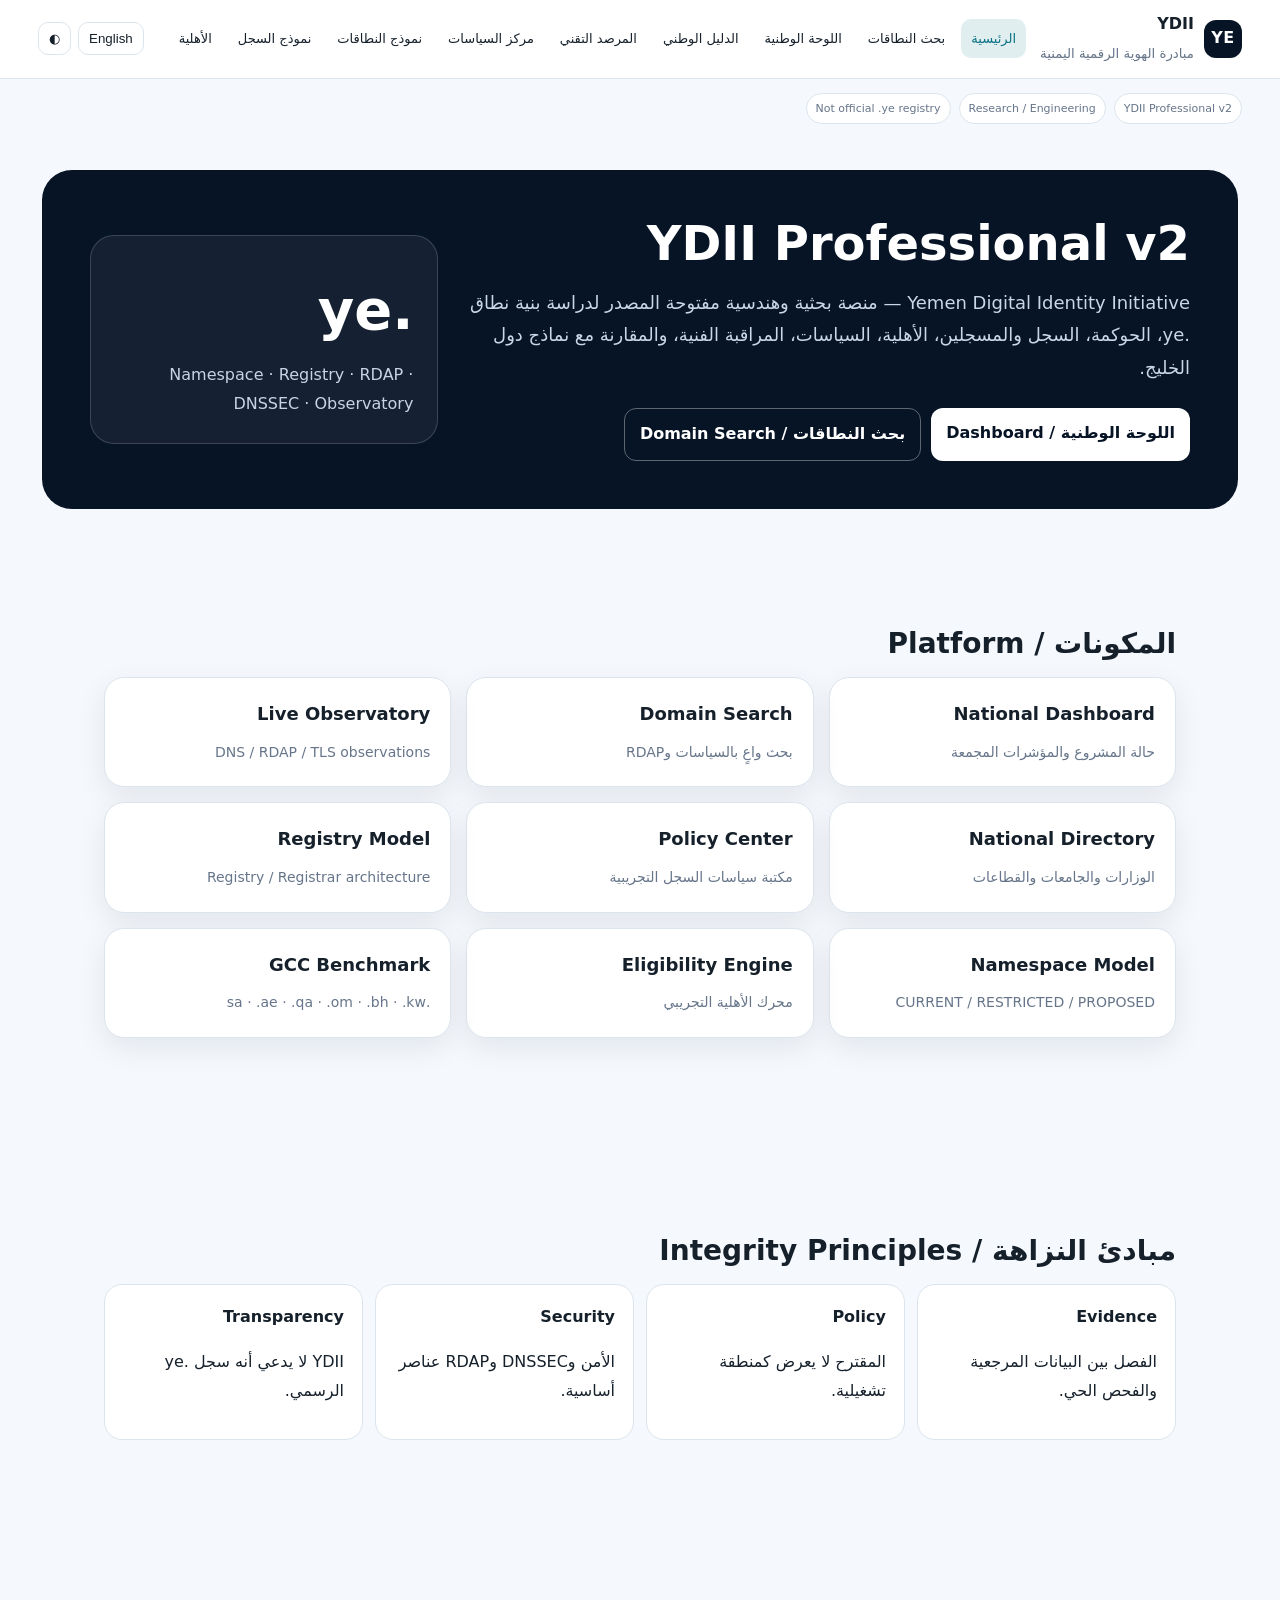
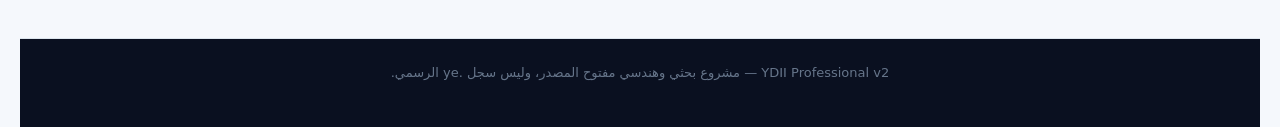
<file: site/index.html>
<!doctype html>
<html lang="ar" dir="rtl">
<head>
  <meta charset="utf-8">
  <meta name="viewport" content="width=device-width,initial-scale=1">
  <meta name="description" content="YDII Professional v2 — Yemen Digital Identity Initiative research and engineering portal">
  <title>YDII Professional v2</title>
  <link rel="stylesheet" href="styles.css">
  <link rel="stylesheet" href="ux-v2.css">
  <style>
    .home{max-width:1240px;margin:auto;padding:46px 22px 90px}
    .home-hero{
      background:var(--ydii-brand-strong);
      color:#fff;
      border-radius:30px;
      padding:48px;
      display:grid;
      grid-template-columns:1.35fr .65fr;
      gap:28px;
      align-items:center;
    }
    .home-hero h1{font-size:48px;margin:0 0 14px;line-height:1.05}
    .home-hero p{color:#cad7e8;max-width:780px;font-size:18px}
    .hero-actions{display:flex;gap:10px;flex-wrap:wrap;margin-top:24px}
    .hero-actions a{
      text-decoration:none;
      padding:11px 15px;
      border-radius:12px;
      background:#fff;
      color:#071426;
      font-weight:800;
    }
    .hero-actions a.secondary{
      background:transparent;
      color:#fff;
      border:1px solid rgba(255,255,255,.35);
    }
    .visual{
      border:1px solid rgba(255,255,255,.16);
      border-radius:24px;
      padding:24px;
      background:rgba(255,255,255,.06);
    }
    .visual b{font-size:56px;display:block}
    .visual span{color:#c8d4e3}
    .section{margin-top:32px}
    .section h2{font-size:28px}
    .grid{display:grid;grid-template-columns:repeat(3,1fr);gap:15px}
    .portal-card{
      background:var(--ydii-surface);
      border:1px solid var(--ydii-border);
      border-radius:20px;
      padding:20px;
      text-decoration:none;
      color:var(--ydii-text);
      box-shadow:var(--ydii-shadow);
    }
    .portal-card b{display:block;font-size:18px;margin-bottom:7px}
    .portal-card span{color:var(--ydii-muted);font-size:14px}
    .principles{display:grid;grid-template-columns:repeat(4,1fr);gap:12px}
    .principle{
      background:var(--ydii-surface);
      border:1px solid var(--ydii-border);
      border-radius:18px;
      padding:18px;
    }
    @media(max-width:900px){
      .home-hero{grid-template-columns:1fr}
      .grid{grid-template-columns:repeat(2,1fr)}
      .principles{grid-template-columns:repeat(2,1fr)}
    }
    @media(max-width:620px){
      .home-hero{padding:30px}
      .home-hero h1{font-size:36px}
      .grid,.principles{grid-template-columns:1fr}
    }
  </style>
</head>
<body>
<main id="main-content" class="home">
  <section class="home-hero">
    <div>
      <h1>YDII Professional v2</h1>
      <p>
        Yemen Digital Identity Initiative — منصة بحثية وهندسية مفتوحة المصدر
        لدراسة بنية نطاق .ye، الحوكمة، السجل والمسجلين، الأهلية، السياسات،
        المراقبة الفنية، والمقارنة مع نماذج دول الخليج.
      </p>
      <div class="hero-actions">
        <a href="national-dashboard.html">اللوحة الوطنية / Dashboard</a>
        <a class="secondary" href="domain-search.html">بحث النطاقات / Domain Search</a>
      </div>
    </div>
    <div class="visual">
      <b>.ye</b>
      <span>Namespace · Registry · RDAP · DNSSEC · Observatory</span>
    </div>
  </section>

  <section class="section">
    <h2>المكونات / Platform</h2>
    <div class="grid">
      <a class="portal-card" href="national-dashboard.html"><b>National Dashboard</b><span>حالة المشروع والمؤشرات المجمعة</span></a>
      <a class="portal-card" href="domain-search.html"><b>Domain Search</b><span>بحث واعٍ بالسياسات وRDAP</span></a>
      <a class="portal-card" href="observatory.html"><b>Live Observatory</b><span>DNS / RDAP / TLS observations</span></a>
      <a class="portal-card" href="directory.html"><b>National Directory</b><span>الوزارات والجامعات والقطاعات</span></a>
      <a class="portal-card" href="policy-center.html"><b>Policy Center</b><span>مكتبة سياسات السجل التجريبية</span></a>
      <a class="portal-card" href="registry-model.html"><b>Registry Model</b><span>Registry / Registrar architecture</span></a>
      <a class="portal-card" href="namespace-model.html"><b>Namespace Model</b><span>CURRENT / RESTRICTED / PROPOSED</span></a>
      <a class="portal-card" href="eligibility.html"><b>Eligibility Engine</b><span>محرك الأهلية التجريبي</span></a>
      <a class="portal-card" href="gcc-benchmark.html"><b>GCC Benchmark</b><span>.sa · .ae · .qa · .om · .bh · .kw</span></a>
    </div>
  </section>

  <section class="section">
    <h2>مبادئ النزاهة / Integrity Principles</h2>
    <div class="principles">
      <div class="principle"><b>Evidence</b><p>الفصل بين البيانات المرجعية والفحص الحي.</p></div>
      <div class="principle"><b>Policy</b><p>المقترح لا يعرض كمنطقة تشغيلية.</p></div>
      <div class="principle"><b>Security</b><p>الأمن وDNSSEC وRDAP عناصر أساسية.</p></div>
      <div class="principle"><b>Transparency</b><p>YDII لا يدعي أنه سجل .ye الرسمي.</p></div>
    </div>
  </section>
</main>
<script src="ux-v2.js" defer></script>
</body>
</html>
</file>
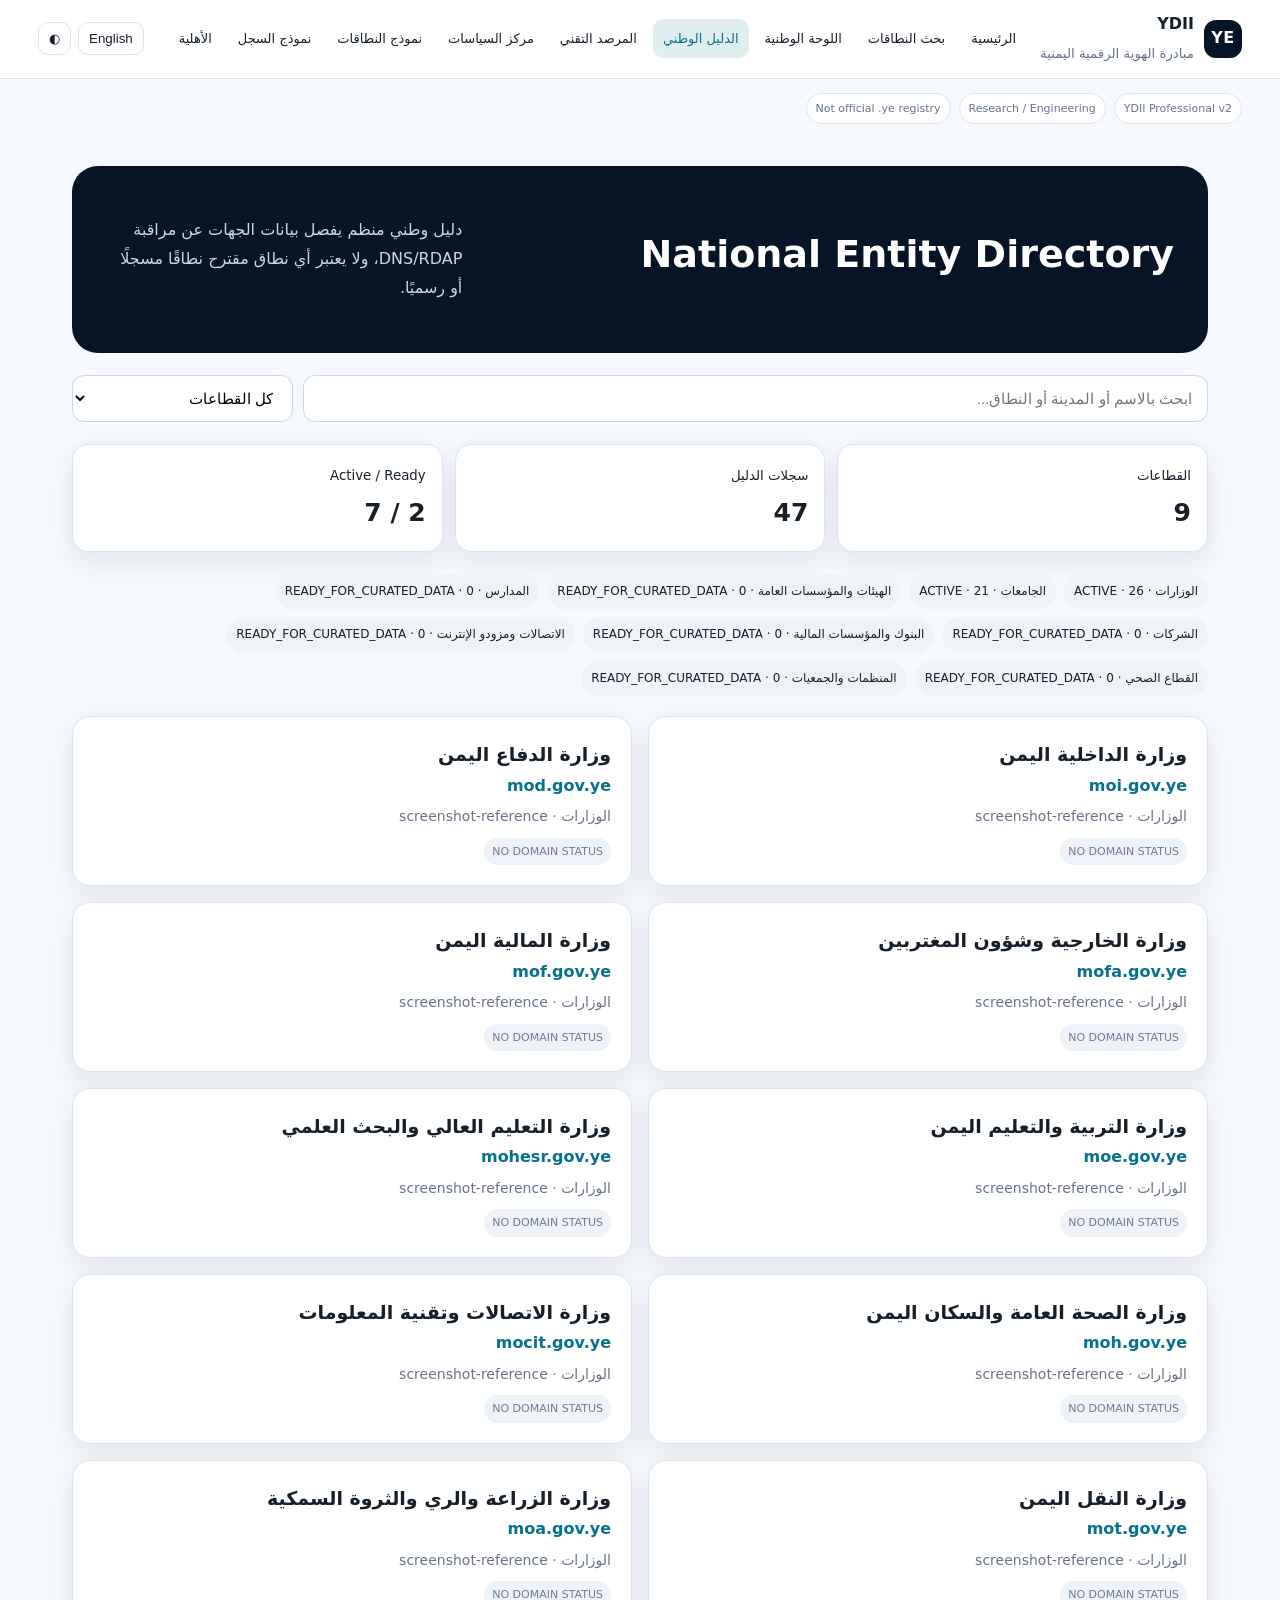
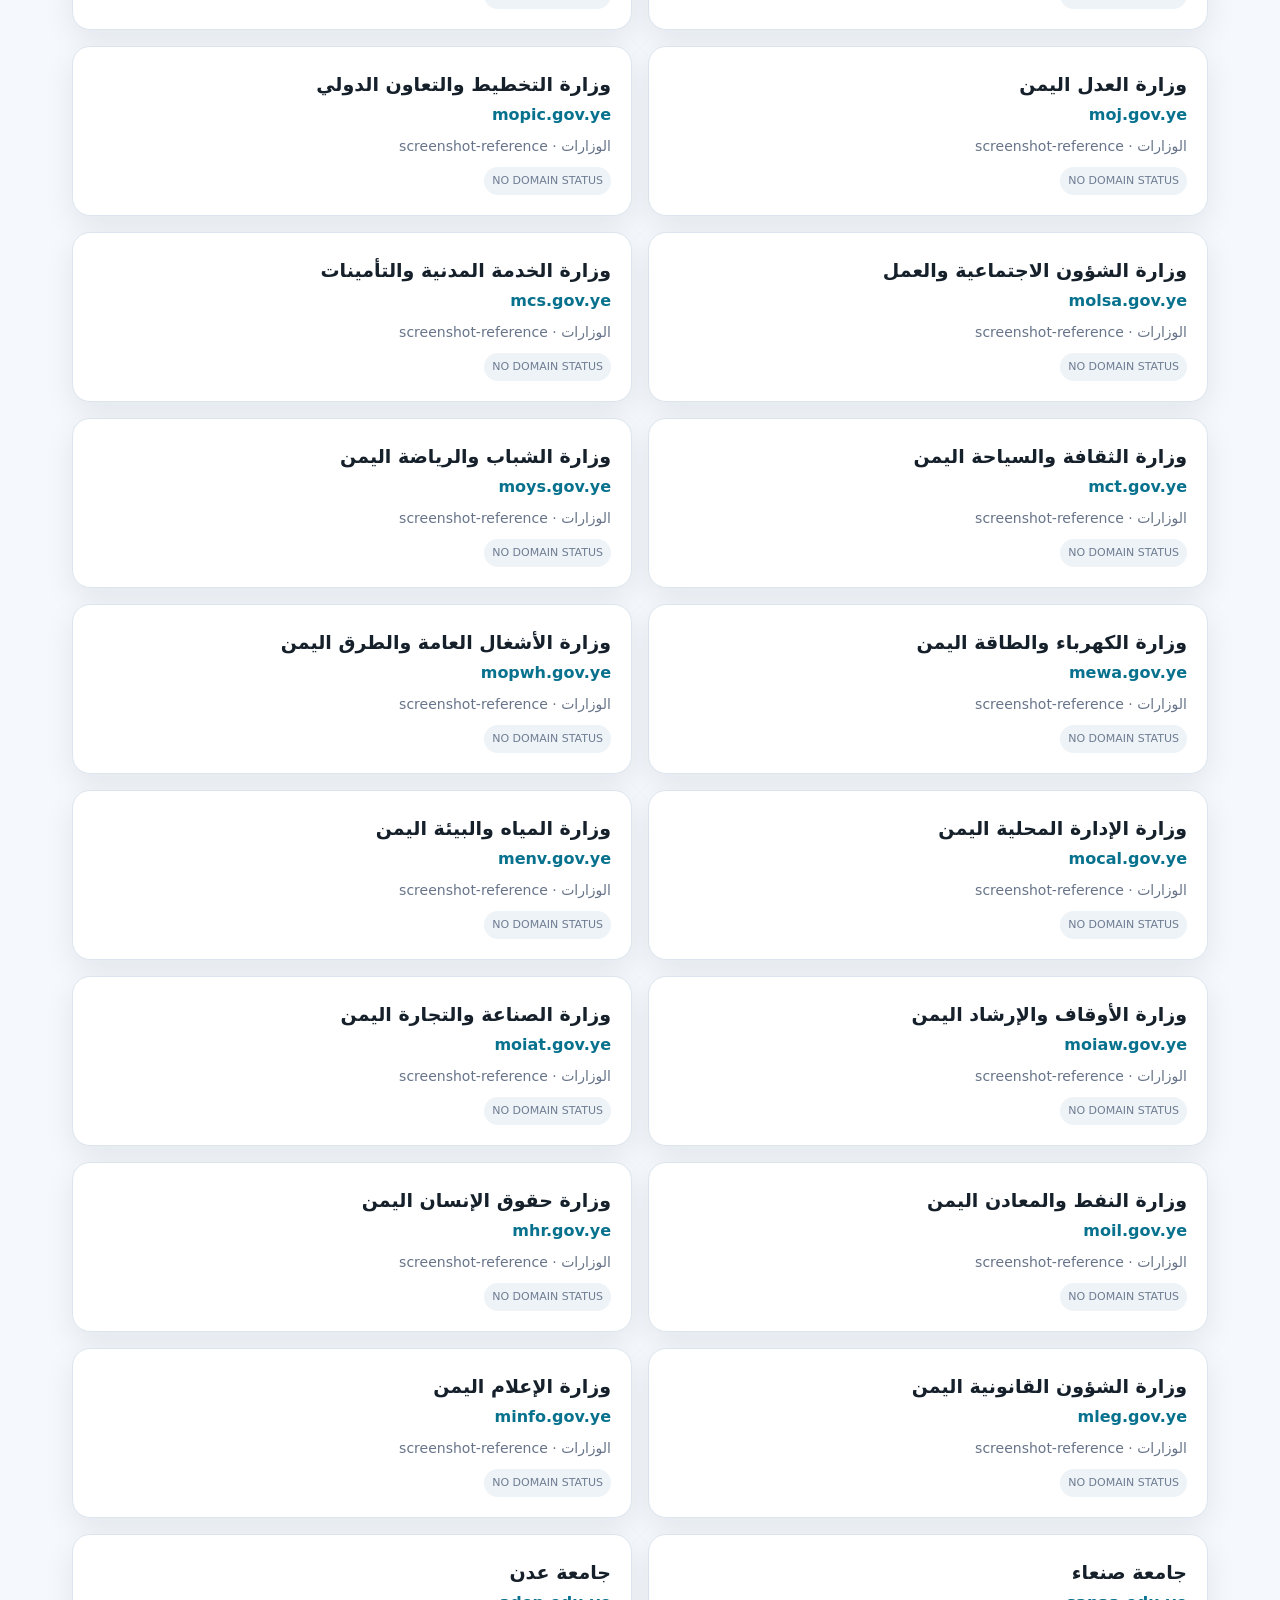
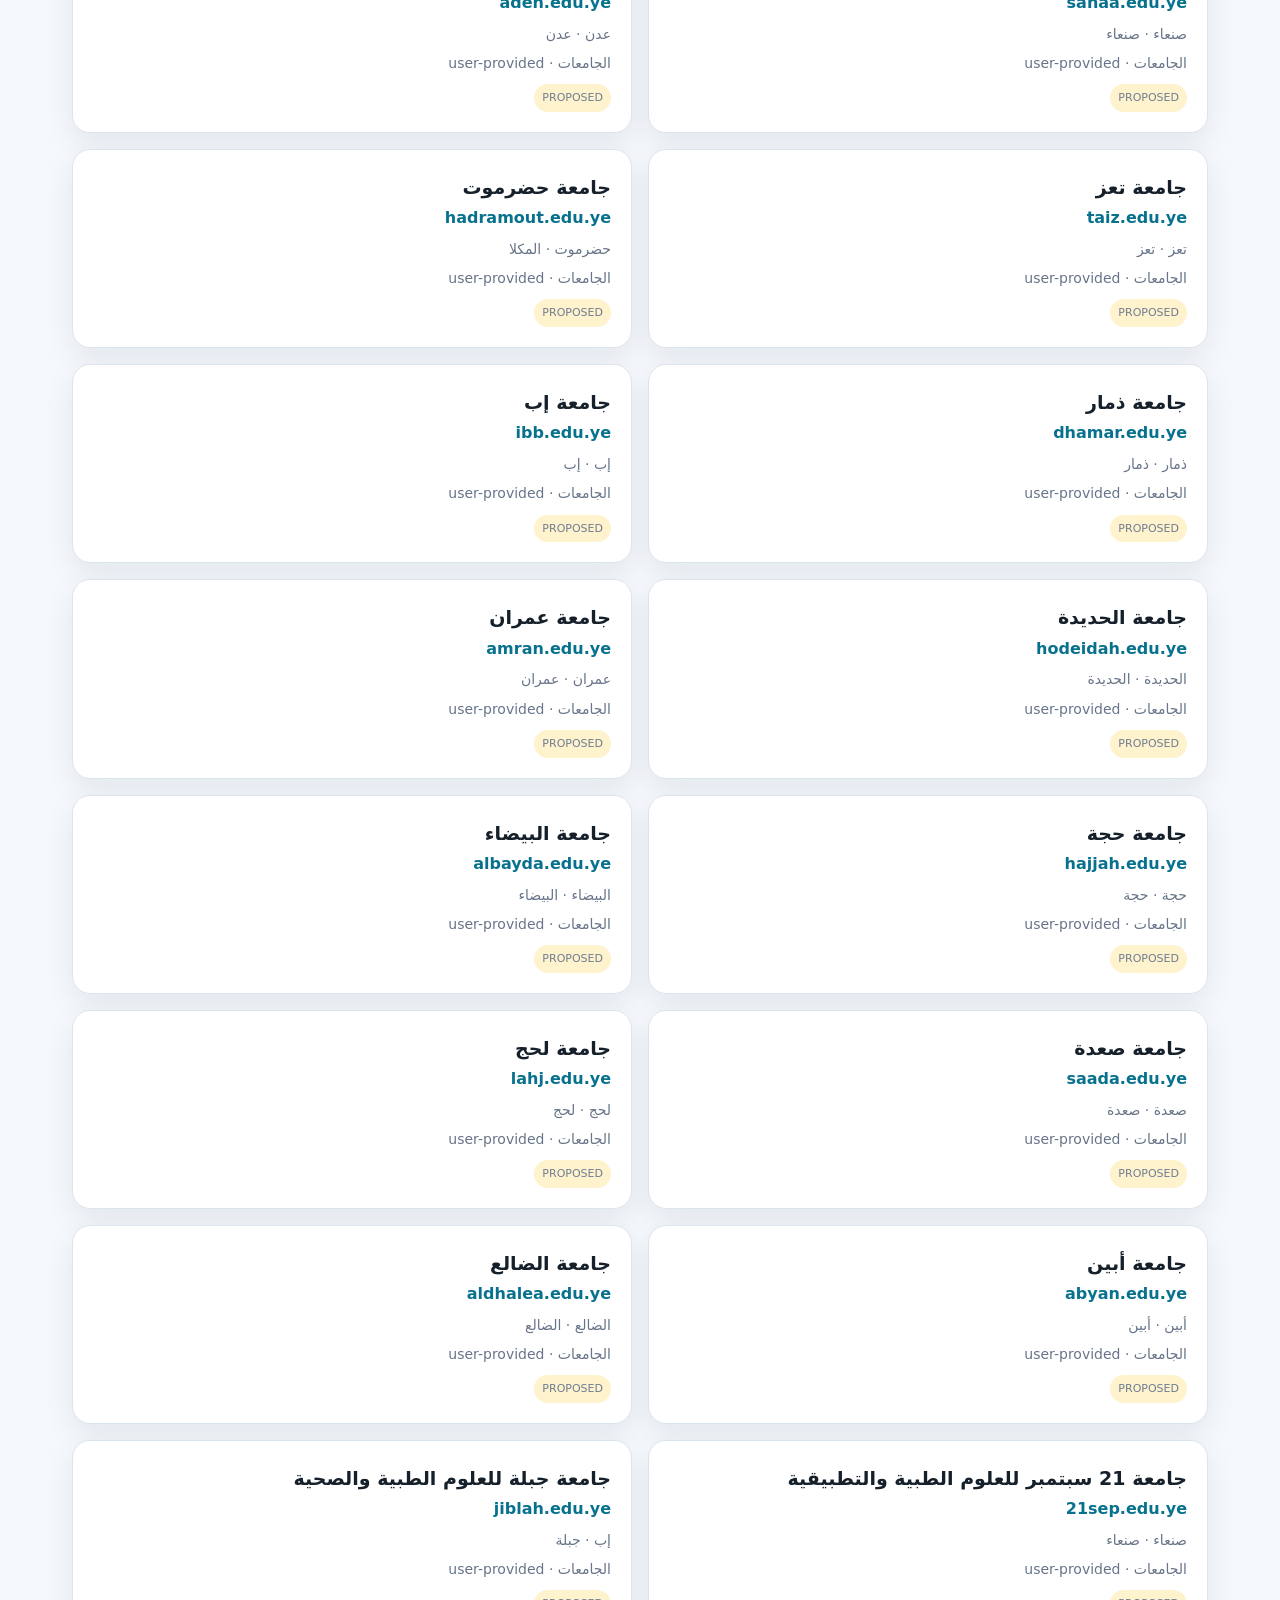
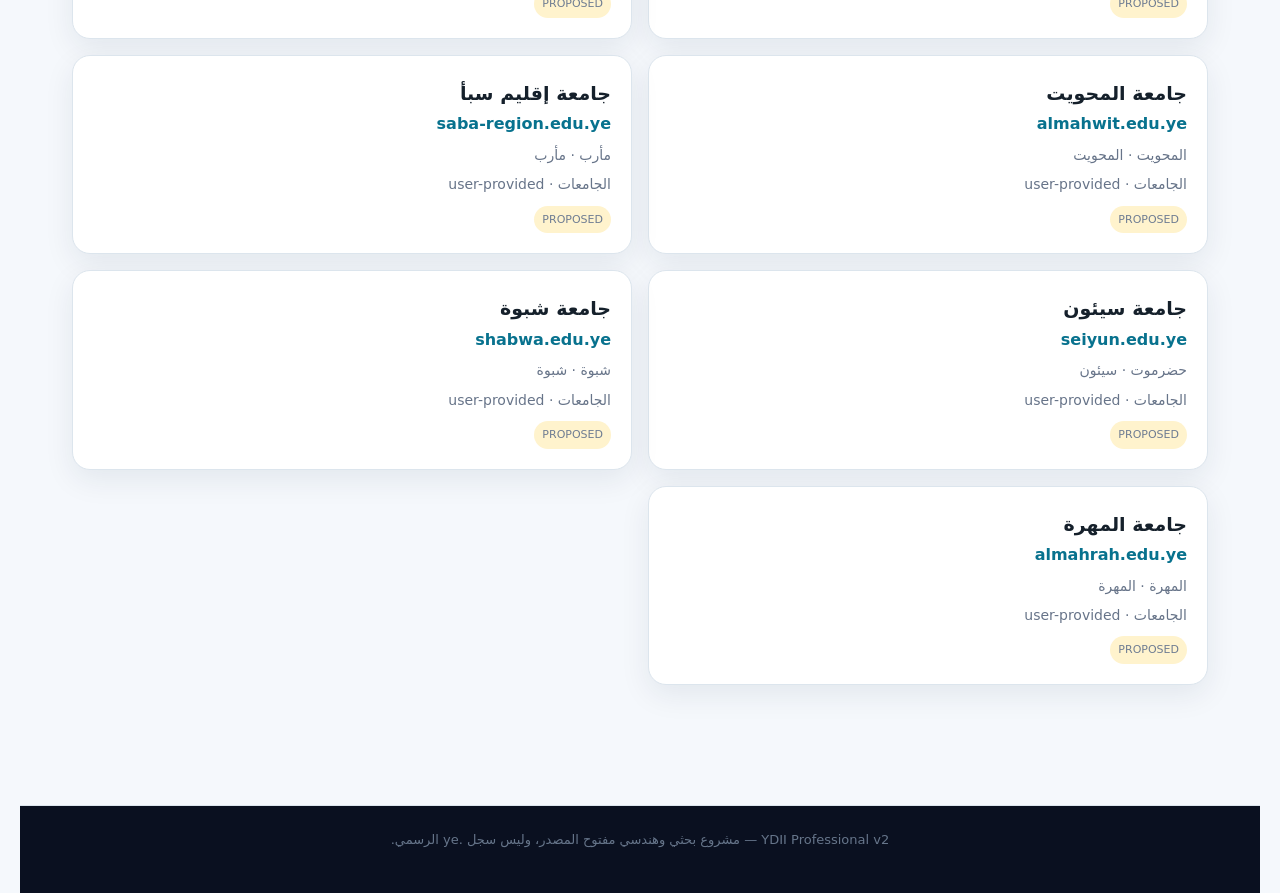
<file: site/directory.html>
<!doctype html>
<html lang="ar" dir="rtl">
<head>
  <meta charset="utf-8">
  <meta name="viewport" content="width=device-width,initial-scale=1">
  <title>National Entity Directory | YDII</title>
  <link rel="stylesheet" href="styles.css">
  <style>
    body{background:#f5f8fc;color:#18202b}
    .wrap{max-width:1180px;margin:auto;padding:42px 22px 90px}
    .hero{background:#0a1020;color:white;border-radius:26px;padding:34px}
    .hero h1{font-size:38px;margin:0 0 10px}
    .hero p{color:#cbd6ea;max-width:900px}
    .controls{display:flex;gap:10px;flex-wrap:wrap;margin:22px 0}
    input,select{padding:13px 15px;border:1px solid #ccd5e2;border-radius:12px;background:white;font-size:15px}
    input{flex:1;min-width:240px}
    .stats{display:grid;grid-template-columns:repeat(3,1fr);gap:12px;margin-bottom:22px}
    .stat{background:white;border:1px solid #dfe5ee;border-radius:16px;padding:16px}
    .stat b{display:block;font-size:25px}
    .sectors{display:flex;gap:8px;flex-wrap:wrap;margin-bottom:20px}
    .sector{background:#eef3f8;border-radius:999px;padding:7px 10px;font-size:12px}
    .grid{display:grid;grid-template-columns:repeat(2,1fr);gap:16px}
    .card{background:white;border:1px solid #dfe5ee;border-radius:18px;padding:20px}
    .name{font-size:19px;font-weight:800}
    .domain{direction:ltr;text-align:right;color:#08728e;font-weight:700}
    .meta{color:#677489;font-size:14px;margin-top:4px}
    .badge{display:inline-block;background:#eef3f8;border-radius:999px;padding:4px 8px;font-size:11px;margin-top:8px}
    .proposed{background:#fff3cd}
    .empty{grid-column:1/-1;background:white;border:1px dashed #b9c4d1;border-radius:18px;padding:30px;text-align:center;color:#66758a}
    @media(max-width:800px){
      .grid,.stats{grid-template-columns:1fr}
      .hero h1{font-size:30px}
    }
  </style>
  <link rel="stylesheet" href="ux-v2.css">
</head>
<body>
<main id="main-content" class="wrap">
  <section class="hero">
    <h1>National Entity Directory</h1>
    <p>دليل وطني منظم يفصل بيانات الجهات عن مراقبة DNS/RDAP، ولا يعتبر أي نطاق مقترح نطاقًا مسجلًا أو رسميًا.</p>
  </section>

  <div class="controls">
    <input id="q" placeholder="ابحث بالاسم أو المدينة أو النطاق...">
    <select id="category">
      <option value="all">كل القطاعات</option>
    </select>
  </div>

  <section id="stats" class="stats"></section>
  <div id="sectors" class="sectors"></div>
  <section id="grid" class="grid"></section>
</main>

<script>
let categories=[];
let manifest=[];

const q=document.getElementById('q');
const select=document.getElementById('category');

function flat(){
  return categories.flatMap(c =>
    (c.entities||[]).map(e => ({...e, category:c.category}))
  );
}

function sectorMeta(id){
  return manifest.find(x=>x.id===id) || {id, name_ar:id, status:'UNKNOWN'};
}

function render(){
  const term=q.value.trim().toLowerCase();
  const cat=select.value;
  const all=flat();

  const rows=all.filter(x=>{
    const hay=[
      x.name_ar,x.name_en,x.governorate,x.city,
      x.current_domain,x.suggested_ye_domain,x.category
    ].filter(Boolean).join(' ').toLowerCase();

    return (cat==='all'||x.category===cat) && (!term||hay.includes(term));
  });

  const active=manifest.filter(x=>x.status==='ACTIVE').length;
  const ready=manifest.filter(x=>x.status==='READY_FOR_CURATED_DATA').length;

  document.getElementById('stats').innerHTML=`
    <article class="stat"><small>القطاعات</small><b>${manifest.length}</b></article>
    <article class="stat"><small>سجلات الدليل</small><b>${all.length}</b></article>
    <article class="stat"><small>Active / Ready</small><b>${active} / ${ready}</b></article>
  `;

  document.getElementById('sectors').innerHTML=manifest.map(x=>{
    const count=(categories.find(c=>c.category===x.id)?.entities||[]).length;
    return `<span class="sector">${x.name_ar} · ${count} · ${x.status}</span>`;
  }).join('');

  if(!rows.length){
    document.getElementById('grid').innerHTML=
      '<div class="empty">لا توجد سجلات موثقة في هذا القطاع حتى الآن.</div>';
    return;
  }

  document.getElementById('grid').innerHTML=rows.map(x=>{
    const domain=x.current_domain || x.suggested_ye_domain || '—';
    const proposed=x.domain_status==='PROPOSED';
    const meta=sectorMeta(x.category);
    return `
      <article class="card">
        <div class="name">${x.name_ar}</div>
        <div class="domain">${domain}</div>
        <div class="meta">${[x.governorate,x.city].filter(Boolean).join(' · ')}</div>
        <div class="meta">${meta.name_ar} · ${x.verification_status||''}</div>
        <span class="badge ${proposed?'proposed':''}">
          ${x.domain_status || 'NO DOMAIN STATUS'}
        </span>
      </article>
    `;
  }).join('');
}

Promise.all([
  fetch('data/entities.json').then(r=>r.json()),
  fetch('data/directory-manifest.json').then(r=>r.json())
]).then(([entities,m])=>{
  categories=entities.categories||[];
  manifest=m.sectors||[];

  select.innerHTML =
    '<option value="all">كل القطاعات</option>' +
    manifest.map(x=>`<option value="${x.id}">${x.name_ar}</option>`).join('');

  render();
});

q.addEventListener('input',render);
select.addEventListener('change',render);
</script>
  <script src="ux-v2.js" defer></script>
</body>
</html>
</file>
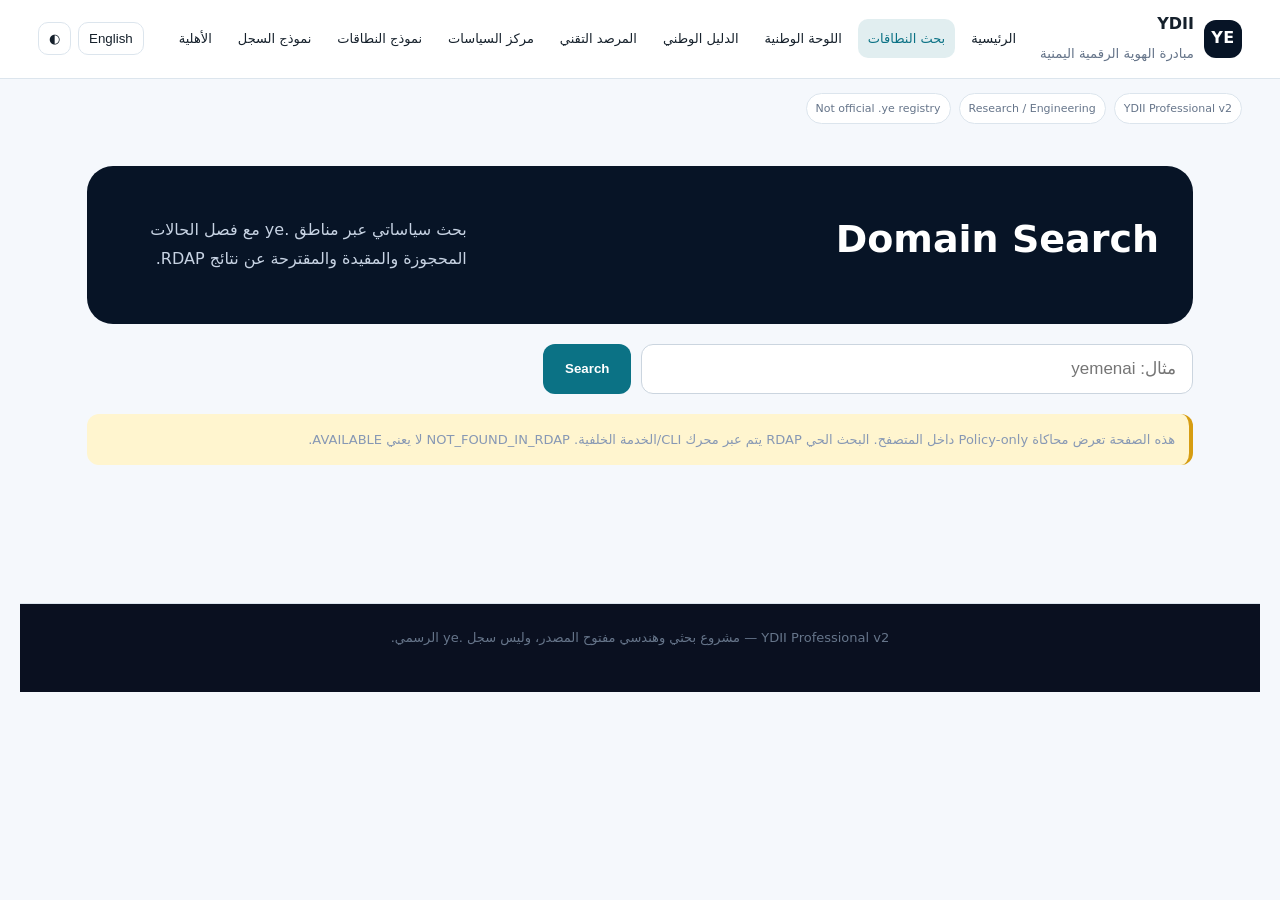
<file: site/domain-search.html>
<!doctype html>
<html lang="ar" dir="rtl">
<head>
  <meta charset="utf-8">
  <meta name="viewport" content="width=device-width,initial-scale=1">
  <title>Domain Search | YDII</title>
  <link rel="stylesheet" href="styles.css">
  <style>
    body{background:#f4f8fb;color:#17212b}
    .wrap{max-width:1150px;margin:auto;padding:42px 22px 90px}
    .hero{background:#071426;color:white;border-radius:26px;padding:34px}
    .hero h1{font-size:38px;margin:0 0 10px}
    .hero p{color:#c7d3e3;max-width:900px}
    .search{display:flex;gap:10px;margin:20px 0}
    .search input{flex:1;padding:14px 16px;border:1px solid #cbd5df;border-radius:12px;font-size:17px}
    .search button{padding:14px 22px;border:0;border-radius:12px;background:#0b7285;color:white;font-weight:700}
    .notice{background:#fff5cf;border-right:4px solid #d69d12;border-radius:12px;padding:14px;margin-bottom:18px}
    .grid{display:grid;grid-template-columns:repeat(2,1fr);gap:14px}
    .card{background:white;border:1px solid #dce5ed;border-radius:18px;padding:19px}
    .domain{direction:ltr;text-align:right;font-size:21px;font-weight:800;color:#08728e}
    .state{display:inline-block;border-radius:999px;background:#edf3f8;padding:5px 9px;margin-top:8px;font-size:12px;font-weight:700}
    .reason{color:#66758a;margin-top:10px}
    .mode{font-size:12px;color:#7a8798}
    @media(max-width:760px){.grid{grid-template-columns:1fr}.hero h1{font-size:30px}}
  </style>
  <link rel="stylesheet" href="ux-v2.css">
</head>
<body>
<main id="main-content" class="wrap">
  <section class="hero">
    <h1>Domain Search</h1>
    <p>بحث سياساتي عبر مناطق .ye مع فصل الحالات المحجوزة والمقيدة والمقترحة عن نتائج RDAP.</p>
  </section>

  <div class="search">
    <input id="q" placeholder="مثال: yemenai">
    <button id="go">Search</button>
  </div>

  <div class="notice">
    هذه الصفحة تعرض محاكاة Policy-only داخل المتصفح. البحث الحي RDAP يتم عبر محرك CLI/الخدمة الخلفية. NOT_FOUND_IN_RDAP لا يعني AVAILABLE.
  </div>

  <section id="grid" class="grid"></section>
</main>

<script>
const zones=[
  {zone:'.ye',status:'CURRENT'},
  {zone:'com.ye',status:'CURRENT'},
  {zone:'org.ye',status:'CURRENT'},
  {zone:'net.ye',status:'CURRENT'},
  {zone:'gov.ye',status:'RESTRICTED'},
  {zone:'edu.ye',status:'RESTRICTED'},
  {zone:'sch.ye',status:'PROPOSED'},
  {zone:'med.ye',status:'PROPOSED'},
  {zone:'name.ye',status:'PROPOSED'},
  {zone:'pro.ye',status:'PROPOSED'},
  {zone:'museum.ye',status:'PROPOSED'}
];

const reserved=new Set([
  'president','cabinet','parliament',
  'nic','registry','rdap','whois','dns','www',
  'login','id','payment','portal'
]);

function fqdn(label,zone){
  return zone==='.ye' ? `${label}.ye` : `${label}.${zone}`;
}

function render(){
  const label=document.getElementById('q').value.trim().toLowerCase();
  if(!label){
    document.getElementById('grid').innerHTML='';
    return;
  }

  document.getElementById('grid').innerHTML=zones.map(z=>{
    let state='POLICY_ONLY';
    let reason='يتطلب فحص RDAP حي من الخدمة الخلفية.';
    if(reserved.has(label)){
      state='RESERVED';
      reason='الاسم ضمن فئات الأسماء المحجوزة في نموذج YDII.';
    } else if(z.status==='PROPOSED'){
      state='PROPOSED_ZONE';
      reason='المنطقة مقترحة بحثيًا وليست تشغيلية.';
    } else if(z.status==='RESTRICTED'){
      state='RESTRICTED';
      reason='المنطقة مقيدة وتتطلب تحقق الأهلية.';
    }

    return `
      <article class="card">
        <div class="domain">${fqdn(label,z.zone)}</div>
        <span class="state">${state}</span>
        <div class="reason">${reason}</div>
        <div class="mode">${z.status}</div>
      </article>
    `;
  }).join('');
}

document.getElementById('go').addEventListener('click',render);
document.getElementById('q').addEventListener('keydown',e=>{
  if(e.key==='Enter') render();
});
</script>
  <script src="ux-v2.js" defer></script>
</body>
</html>
</file>
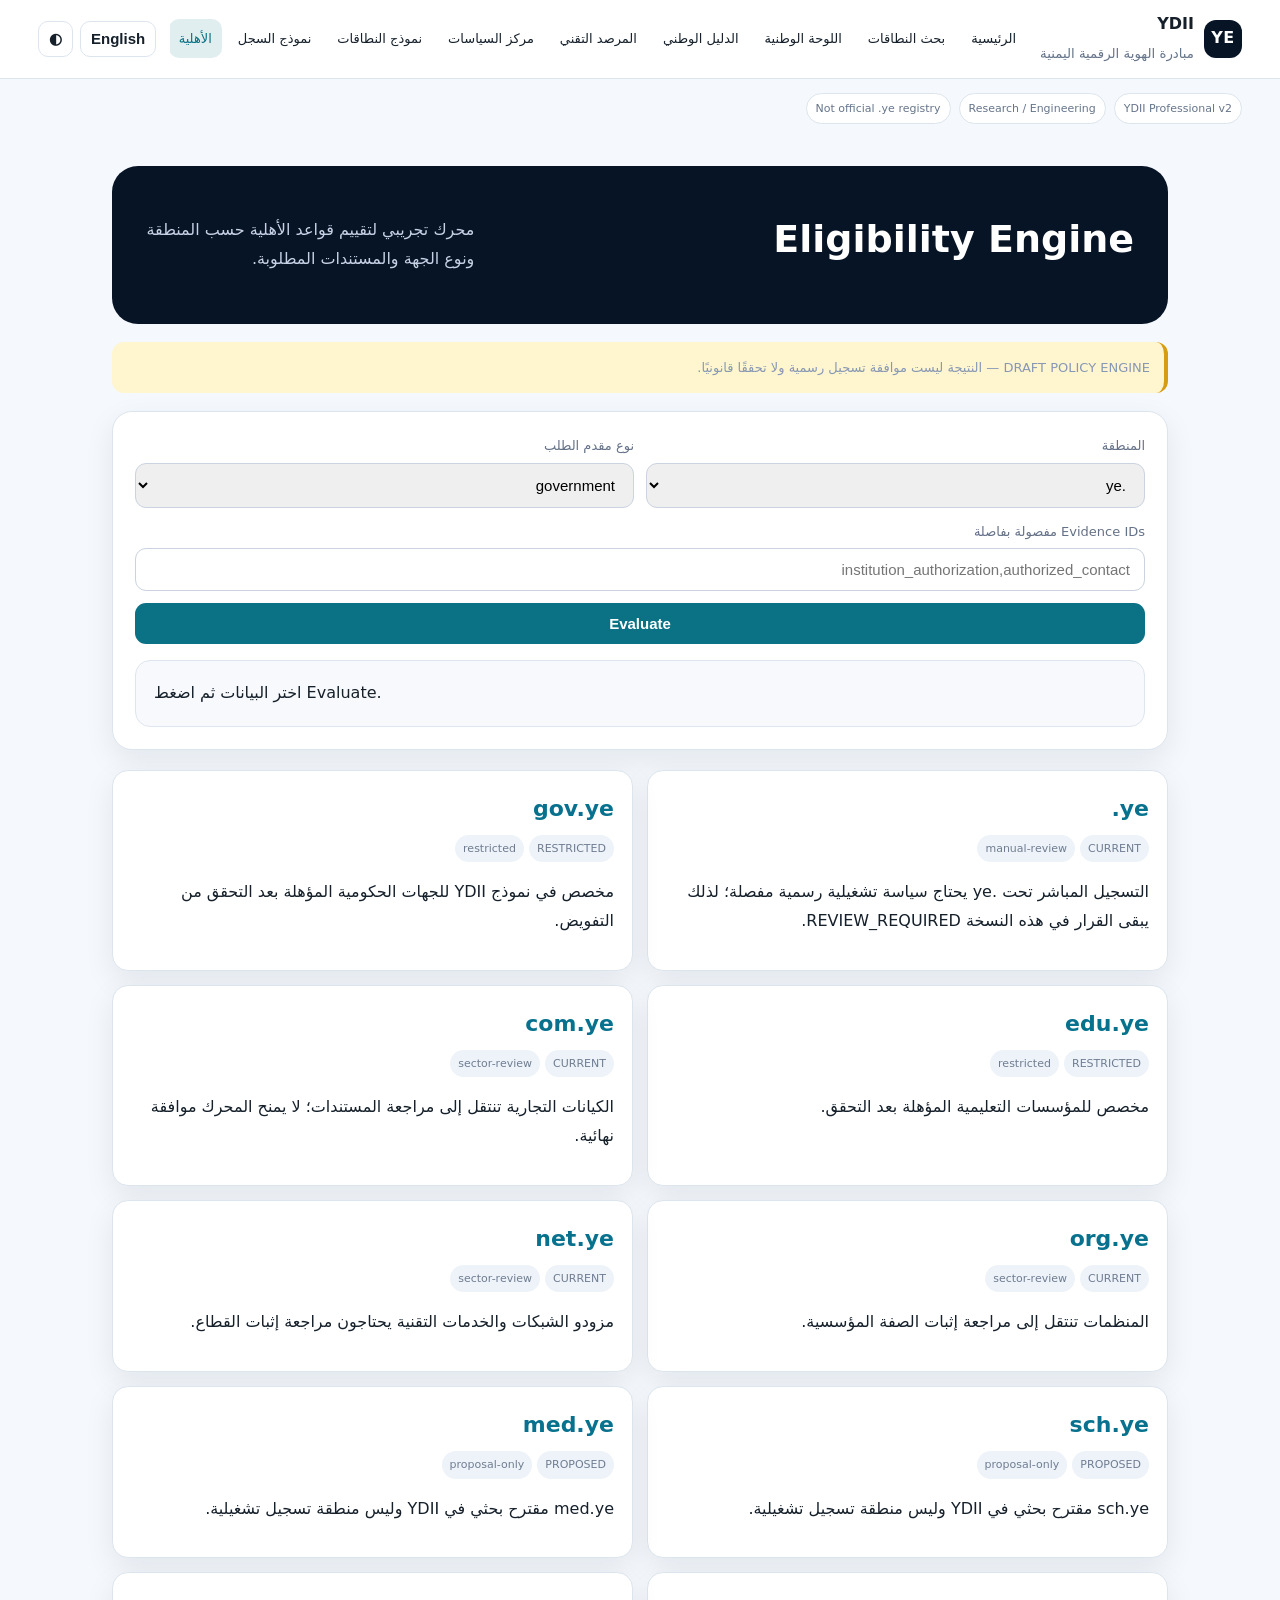
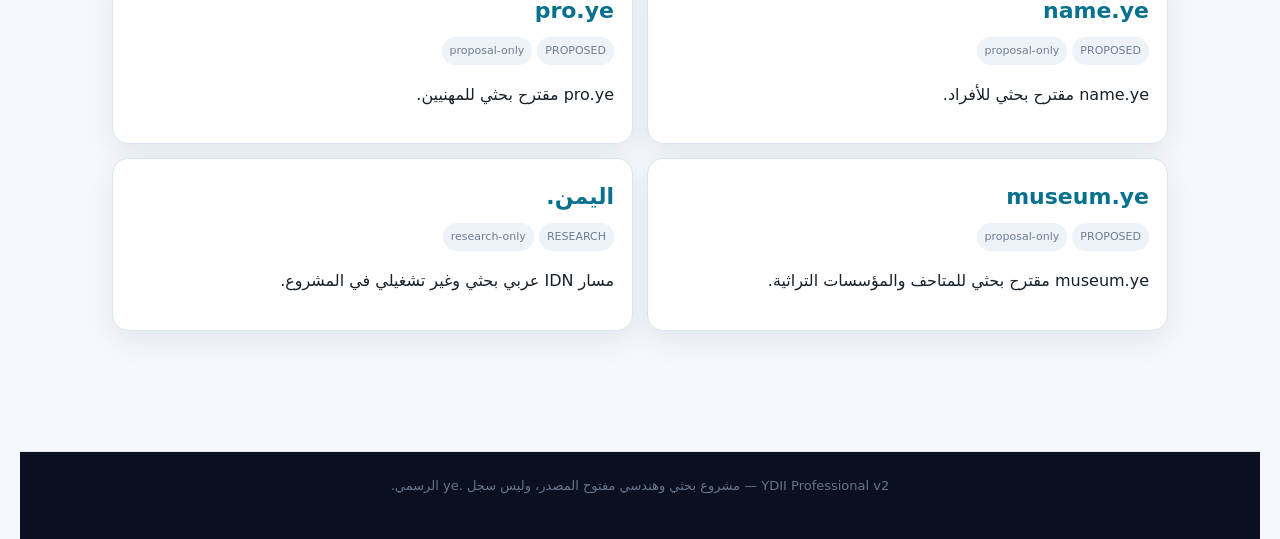
<file: site/eligibility.html>
<!doctype html>
<html lang="ar" dir="rtl">
<head>
  <meta charset="utf-8">
  <meta name="viewport" content="width=device-width,initial-scale=1">
  <title>Eligibility Engine | YDII</title>
  <link rel="stylesheet" href="styles.css">
  <style>
    body{background:#f5f8fc;color:#18202b}
    .wrap{max-width:1100px;margin:auto;padding:42px 22px 90px}
    .hero{background:#091225;color:white;border-radius:26px;padding:34px}
    .hero h1{font-size:38px;margin:0 0 10px}
    .hero p{color:#c7d1e5;max-width:850px}
    .notice{margin:18px 0;background:#fff5cf;border-right:4px solid #d69d12;border-radius:12px;padding:14px}
    .panel{background:white;border:1px solid #dfe5ee;border-radius:20px;padding:22px;margin-top:18px}
    .form{display:grid;grid-template-columns:1fr 1fr;gap:12px}
    label{display:block;font-size:13px;color:#647187;margin-bottom:5px}
    select,input,button{width:100%;padding:12px 14px;border:1px solid #cad3df;border-radius:11px;font-size:15px}
    button{background:#0b7285;color:white;border:0;cursor:pointer;font-weight:700}
    .result{margin-top:16px;border-radius:15px;background:#f7f9fc;padding:18px}
    .decision{font-size:25px;font-weight:900;direction:ltr;text-align:right}
    .grid{display:grid;grid-template-columns:repeat(2,1fr);gap:14px;margin-top:20px}
    .rule{background:white;border:1px solid #dfe5ee;border-radius:16px;padding:18px}
    .zone{font-size:22px;font-weight:800;direction:ltr;text-align:right;color:#08728e}
    .badge{display:inline-block;background:#edf3f8;border-radius:999px;padding:4px 8px;font-size:11px;margin-top:6px}
    @media(max-width:750px){.form,.grid{grid-template-columns:1fr}.hero h1{font-size:30px}}
  </style>
  <link rel="stylesheet" href="ux-v2.css">
</head>
<body>
<main id="main-content" class="wrap">
  <section class="hero">
    <h1>Eligibility Engine</h1>
    <p>محرك تجريبي لتقييم قواعد الأهلية حسب المنطقة ونوع الجهة والمستندات المطلوبة.</p>
  </section>

  <div class="notice">
    DRAFT POLICY ENGINE — النتيجة ليست موافقة تسجيل رسمية ولا تحققًا قانونيًا.
  </div>

  <section class="panel">
    <div class="form">
      <div>
        <label>المنطقة</label>
        <select id="zone"></select>
      </div>
      <div>
        <label>نوع مقدم الطلب</label>
        <select id="type"></select>
      </div>
      <div style="grid-column:1/-1">
        <label>Evidence IDs مفصولة بفاصلة</label>
        <input id="evidence" placeholder="institution_authorization,authorized_contact">
      </div>
      <div style="grid-column:1/-1">
        <button id="check">Evaluate</button>
      </div>
    </div>

    <div id="result" class="result">اختر البيانات ثم اضغط Evaluate.</div>
  </section>

  <section id="rules" class="grid"></section>
</main>

<script>
let data;

function evaluate(zone, applicantType, evidence){
  const rule=data.zones.find(x=>x.zone===zone);
  if(!rule){
    return {decision:'UNKNOWN_ZONE',missing_evidence:[],reason_ar:'المنطقة غير معرفة.'};
  }

  if(['PROPOSED','RESEARCH'].includes(rule.namespace_status)){
    return {decision:'PROPOSED_ZONE',missing_evidence:[],reason_ar:rule.reason_ar};
  }

  if(rule.rule_type==='manual-review'){
    return {decision:'REVIEW_REQUIRED',missing_evidence:[],reason_ar:rule.reason_ar};
  }

  if(!rule.allowed_applicant_types.includes(applicantType)){
    return {
      decision:rule.decision_if_not_matched,
      missing_evidence:[],
      reason_ar:rule.reason_ar
    };
  }

  const ev=new Set(evidence);
  const missing=rule.required_evidence.filter(x=>!ev.has(x));
  if(missing.length){
    return {
      decision:'REVIEW_REQUIRED',
      missing_evidence:missing,
      reason_ar:'نوع الجهة مناسب مبدئيًا، لكن المستندات المطلوبة غير مكتملة.'
    };
  }

  return {
    decision:rule.decision_if_matched,
    missing_evidence:[],
    reason_ar:rule.reason_ar
  };
}

fetch('data/eligibility-rules.json')
  .then(r=>r.json())
  .then(d=>{
    data=d;
    document.getElementById('zone').innerHTML=
      d.zones.map(x=>`<option>${x.zone}</option>`).join('');
    document.getElementById('type').innerHTML=
      d.applicant_types.map(x=>`<option>${x}</option>`).join('');

    document.getElementById('rules').innerHTML=d.zones.map(x=>`
      <article class="rule">
        <div class="zone">${x.zone}</div>
        <span class="badge">${x.namespace_status}</span>
        <span class="badge">${x.rule_type}</span>
        <p>${x.reason_ar}</p>
      </article>
    `).join('');
  });

document.getElementById('check').addEventListener('click',()=>{
  const zone=document.getElementById('zone').value;
  const type=document.getElementById('type').value;
  const evidence=document.getElementById('evidence').value
    .split(',').map(x=>x.trim()).filter(Boolean);

  const r=evaluate(zone,type,evidence);
  document.getElementById('result').innerHTML=`
    <div class="decision">${r.decision}</div>
    <p>${r.reason_ar}</p>
    ${r.missing_evidence.length
      ? `<p><b>Missing:</b> ${r.missing_evidence.join(' · ')}</p>`
      : ''}
  `;
});
</script>
  <script src="ux-v2.js" defer></script>
</body>
</html>
</file>
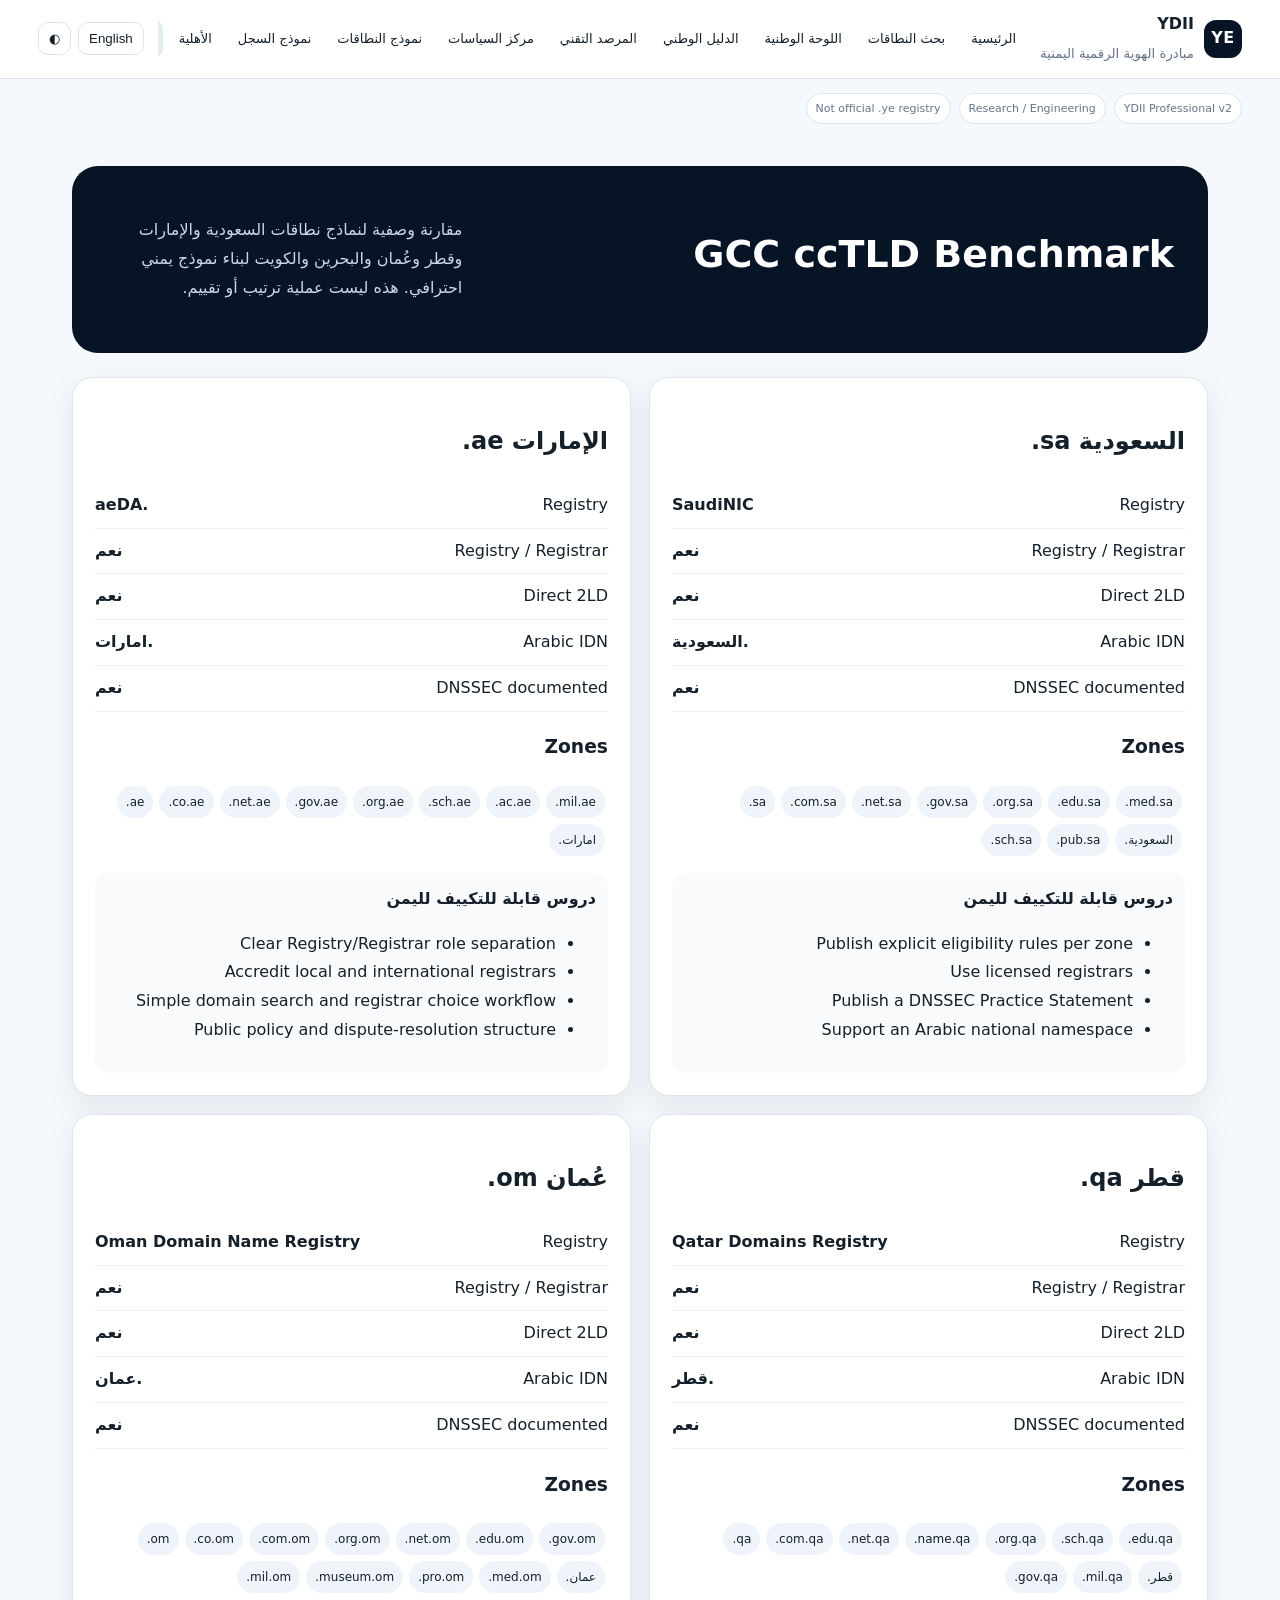
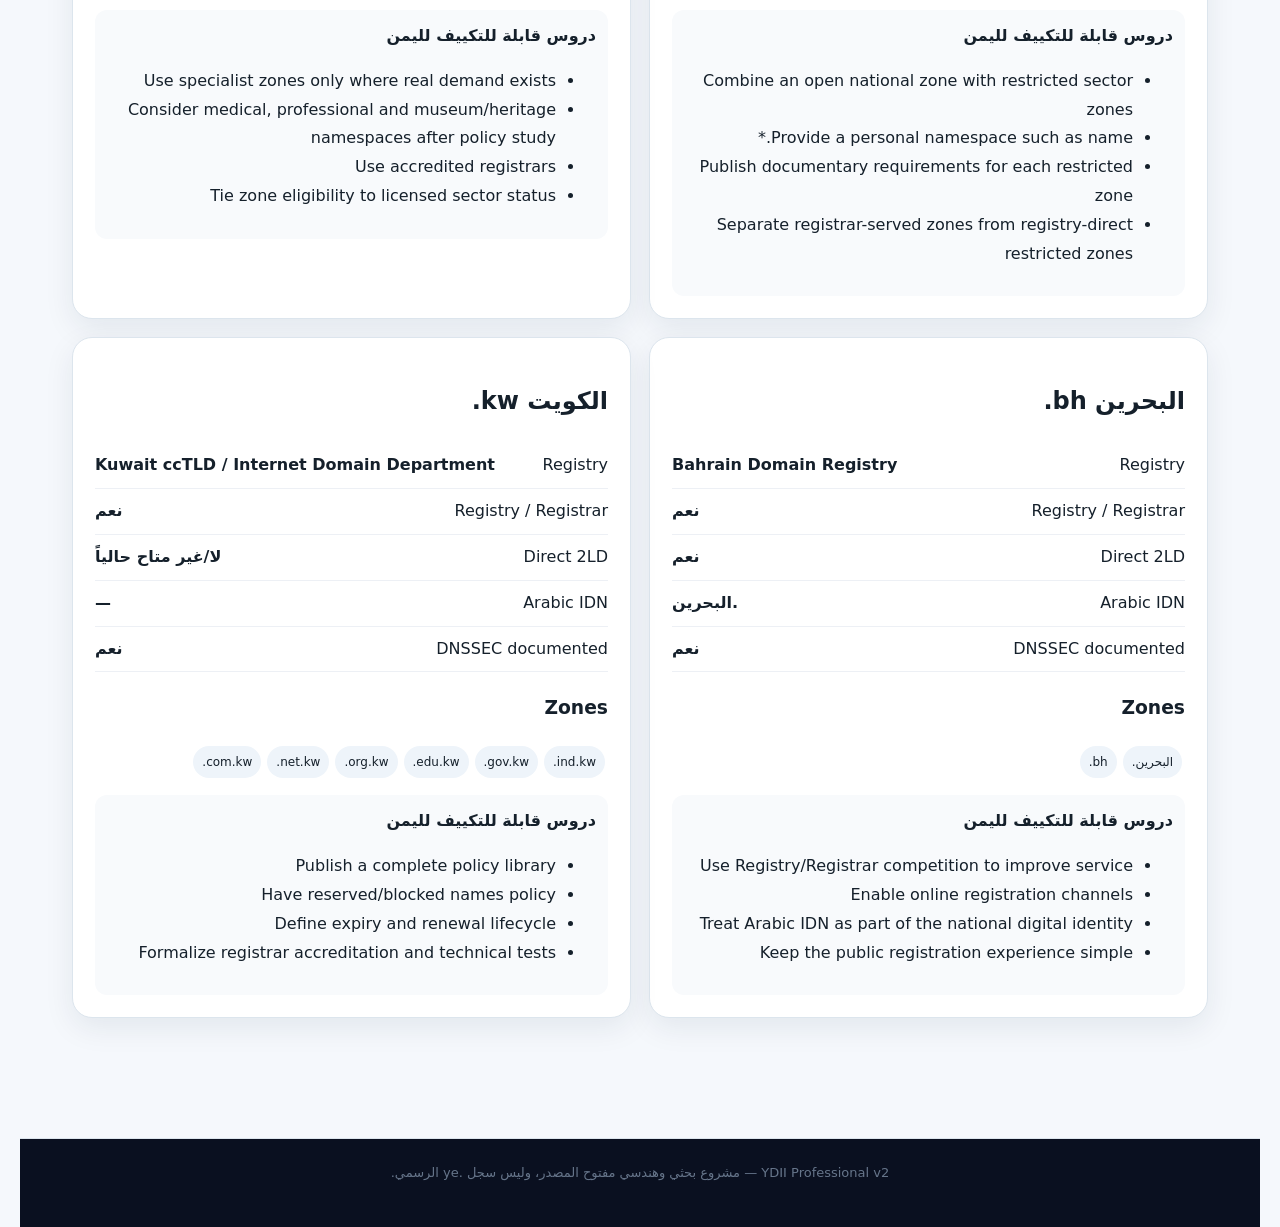
<file: site/gcc-benchmark.html>
<!doctype html>
<html lang="ar" dir="rtl">
<head>
  <meta charset="utf-8">
  <meta name="viewport" content="width=device-width,initial-scale=1">
  <title>GCC ccTLD Benchmark | YDII</title>
  <link rel="stylesheet" href="styles.css">
  <style>
    body{background:#f4f7fb}
    .wrap{max-width:1180px;margin:auto;padding:42px 22px 90px}
    .hero{background:#0a1020;color:white;border-radius:26px;padding:34px;margin-bottom:24px}
    .hero h1{font-size:38px;margin:0 0 10px}
    .hero p{color:#cbd6ea;max-width:900px}
    .grid{display:grid;grid-template-columns:repeat(2,1fr);gap:18px}
    .card{background:white;border:1px solid #dfe5ee;border-radius:20px;padding:22px}
    .row{display:flex;justify-content:space-between;gap:12px;border-bottom:1px solid #edf0f5;padding:8px 0}
    .zones{direction:ltr;text-align:right;line-height:2}
    .tag{display:inline-block;background:#eef4fa;border-radius:999px;padding:4px 9px;margin:3px;font-size:12px}
    .yes{font-weight:700}
    .lessons{margin-top:14px;background:#f8fafc;border-radius:12px;padding:12px}
    @media(max-width:800px){.grid{grid-template-columns:1fr}.hero h1{font-size:30px}}
  </style>
  <link rel="stylesheet" href="ux-v2.css">
</head>
<body>
<main id="main-content" class="wrap">
  <section class="hero">
    <h1>GCC ccTLD Benchmark</h1>
    <p>مقارنة وصفية لنماذج نطاقات السعودية والإمارات وقطر وعُمان والبحرين والكويت لبناء نموذج يمني احترافي. هذه ليست عملية ترتيب أو تقييم.</p>
  </section>
  <section id="grid" class="grid"></section>
</main>
<script>
fetch('data/gcc-benchmark.json')
  .then(r=>r.json())
  .then(d=>{
    document.getElementById('grid').innerHTML=d.countries.map(c=>`
      <article class="card">
        <h2>${c.country_ar} <span dir="ltr">${c.cctld}</span></h2>
        <div class="row"><span>Registry</span><b>${c.registry}</b></div>
        <div class="row"><span>Registry / Registrar</span><b>${c.registry_registrar_model?'نعم':'لا'}</b></div>
        <div class="row"><span>Direct 2LD</span><b>${c.direct_second_level?'نعم':'لا/غير متاح حالياً'}</b></div>
        <div class="row"><span>Arabic IDN</span><b>${c.arabic_idn || '—'}</b></div>
        <div class="row"><span>DNSSEC documented</span><b>${c.dnssec_documented?'نعم':'غير موثق هنا'}</b></div>
        <h3>Zones</h3>
        <div class="zones">${c.zones.map(z=>`<span class="tag">${z}</span>`).join('')}</div>
        <div class="lessons">
          <b>دروس قابلة للتكييف لليمن</b>
          <ul>${c.key_lessons_for_yemen.map(x=>`<li>${x}</li>`).join('')}</ul>
        </div>
      </article>
    `).join('');
  });
</script>
  <script src="ux-v2.js" defer></script>
</body>
</html>
</file>
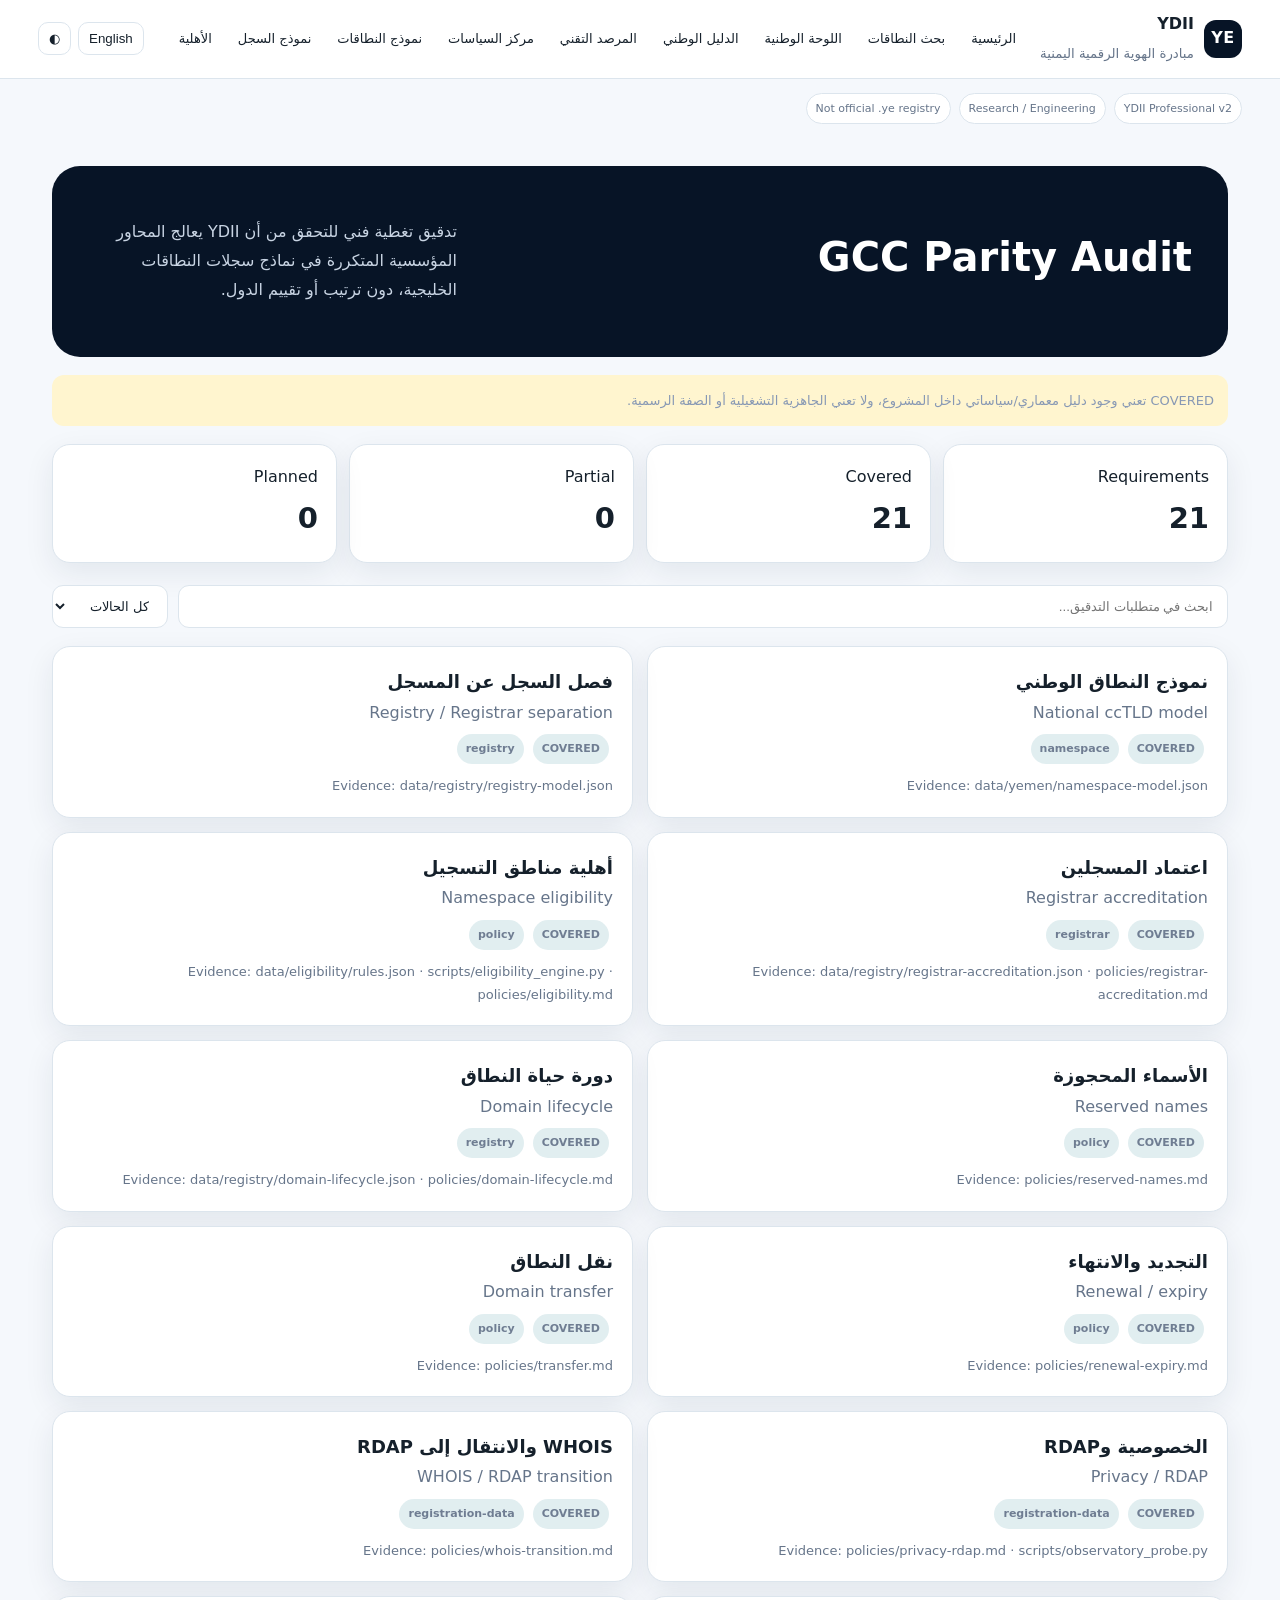
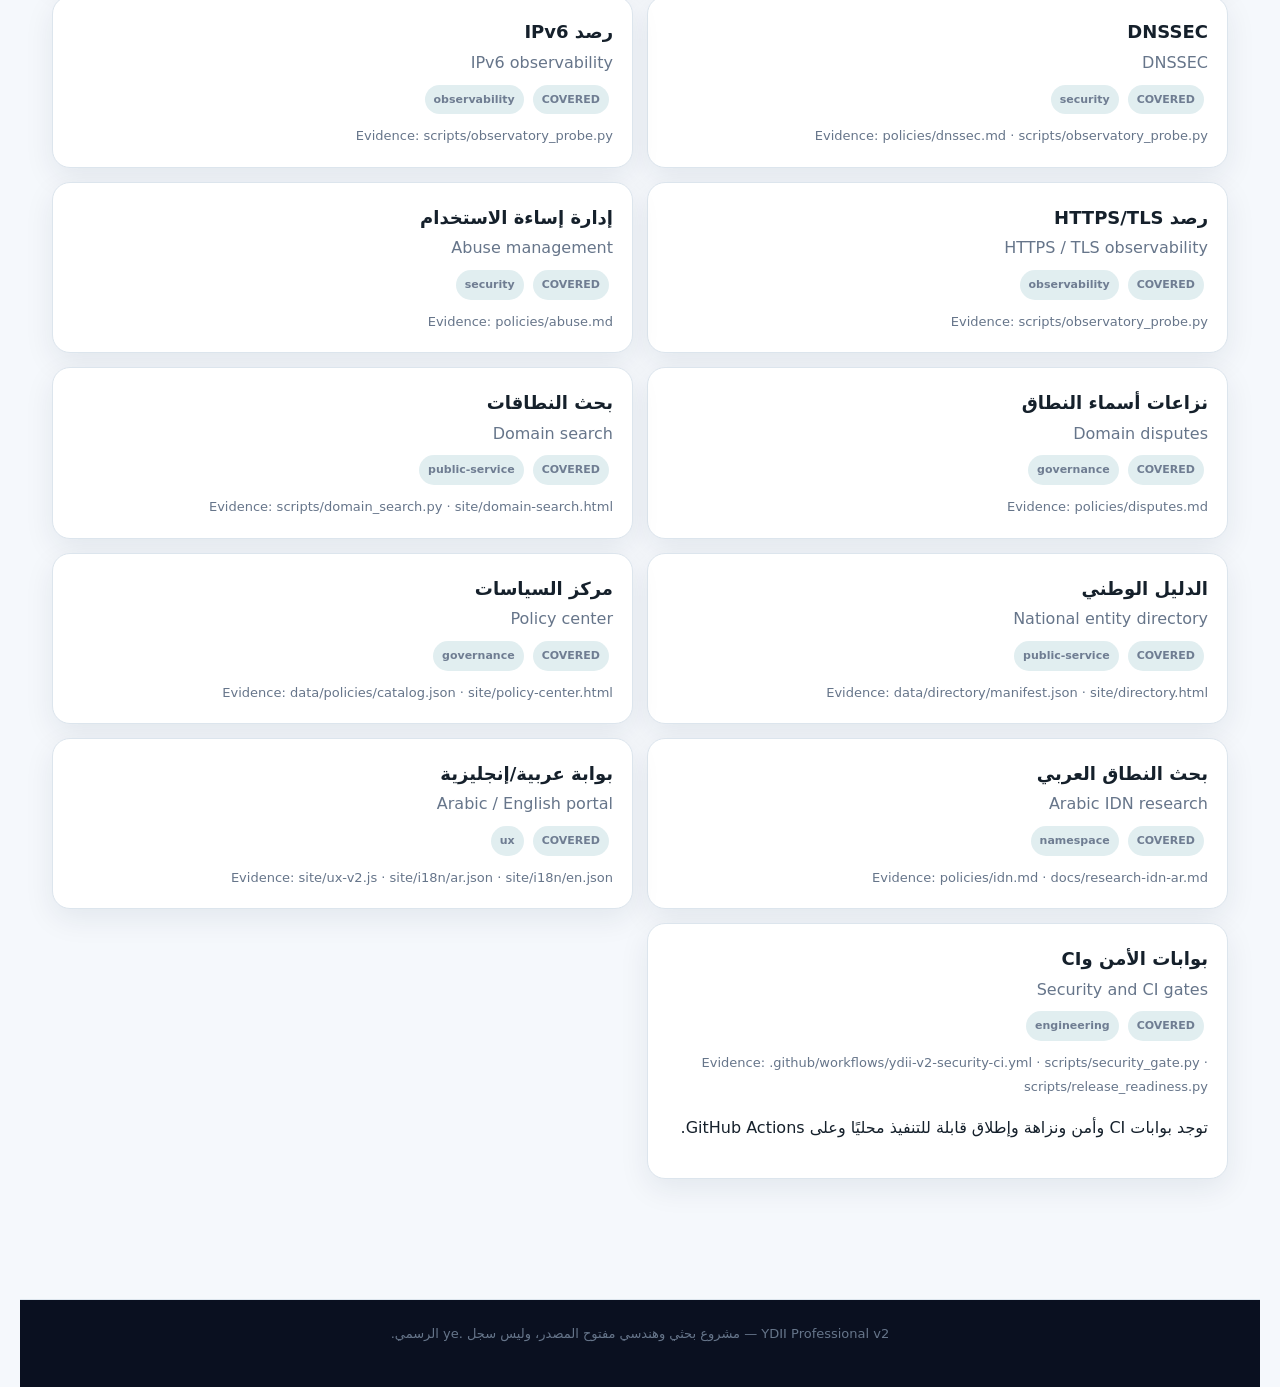
<file: site/gcc-parity-audit.html>
<!doctype html>
<html lang="ar" dir="rtl">
<head>
  <meta charset="utf-8">
  <meta name="viewport" content="width=device-width,initial-scale=1">
  <title>GCC Parity Audit | YDII</title>
  <link rel="stylesheet" href="styles.css">
  <link rel="stylesheet" href="ux-v2.css">
  <style>
    .wrap{max-width:1220px;margin:auto;padding:42px 22px 90px}
    .hero{background:var(--ydii-brand-strong);color:#fff;border-radius:28px;padding:36px}
    .hero h1{font-size:40px;margin:0 0 10px}
    .hero p{color:#c8d4e3;max-width:950px}
    .notice{background:var(--ydii-warning);border-radius:12px;padding:14px;margin:18px 0}
    .stats{display:grid;grid-template-columns:repeat(4,1fr);gap:12px;margin-bottom:22px}
    .stat{background:var(--ydii-surface);border:1px solid var(--ydii-border);border-radius:18px;padding:18px}
    .stat b{display:block;font-size:29px}
    .controls{display:flex;gap:10px;flex-wrap:wrap;margin-bottom:18px}
    input,select{padding:12px 14px;border:1px solid var(--ydii-border);border-radius:11px;background:var(--ydii-surface);color:var(--ydii-text)}
    input{flex:1;min-width:220px}
    .grid{display:grid;grid-template-columns:repeat(2,1fr);gap:14px}
    .card{background:var(--ydii-surface);border:1px solid var(--ydii-border);border-radius:18px;padding:19px}
    .title{font-size:18px;font-weight:800}
    .en{color:var(--ydii-muted);direction:ltr;text-align:right}
    .badge{display:inline-block;padding:5px 9px;border-radius:999px;background:color-mix(in srgb,var(--ydii-brand) 12%,transparent);margin:7px 4px 0 0;font-size:11px;font-weight:800}
    .evidence{margin-top:10px;color:var(--ydii-muted);font-size:13px;overflow-wrap:anywhere}
    @media(max-width:800px){.stats,.grid{grid-template-columns:1fr 1fr}}
    @media(max-width:580px){.stats,.grid{grid-template-columns:1fr}.hero h1{font-size:30px}}
  </style>
</head>
<body>
<main id="main-content" class="wrap">
  <section class="hero">
    <h1>GCC Parity Audit</h1>
    <p>تدقيق تغطية فني للتحقق من أن YDII يعالج المحاور المؤسسية المتكررة في نماذج سجلات النطاقات الخليجية، دون ترتيب أو تقييم الدول.</p>
  </section>

  <div class="notice">
    COVERED تعني وجود دليل معماري/سياساتي داخل المشروع، ولا تعني الجاهزية التشغيلية أو الصفة الرسمية.
  </div>

  <section id="stats" class="stats"></section>

  <div class="controls">
    <input id="q" placeholder="ابحث في متطلبات التدقيق...">
    <select id="state">
      <option value="all">كل الحالات</option>
      <option value="COVERED">COVERED</option>
      <option value="PARTIAL">PARTIAL</option>
      <option value="PLANNED">PLANNED</option>
    </select>
  </div>

  <section id="grid" class="grid"></section>
</main>

<script>
let data;

function render(){
  const q=document.getElementById('q').value.trim().toLowerCase();
  const state=document.getElementById('state').value;
  const rows=(data.requirements||[]).filter(x=>{
    const hay=[x.id,x.name_ar,x.name_en,x.category,x.state].join(' ').toLowerCase();
    return (state==='all'||x.state===state) && (!q||hay.includes(q));
  });

  const s=data.summary||{};
  document.getElementById('stats').innerHTML=[
    ['Requirements',s.requirements||0],
    ['Covered',s.covered||0],
    ['Partial',s.partial||0],
    ['Planned',s.planned||0]
  ].map(x=>`
    <article class="stat"><span>${x[0]}</span><b>${x[1]}</b></article>
  `).join('');

  document.getElementById('grid').innerHTML=rows.map(x=>`
    <article class="card">
      <div class="title">${x.name_ar}</div>
      <div class="en">${x.name_en}</div>
      <span class="badge">${x.state}</span>
      <span class="badge">${x.category}</span>
      <div class="evidence">
        ${x.evidence_found.length ? 'Evidence: '+x.evidence_found.join(' · ') : 'No evidence yet'}
      </div>
      ${x.note_ar ? `<p>${x.note_ar}</p>` : ''}
    </article>
  `).join('');
}

fetch('data/gcc-parity-audit.json')
  .then(r=>r.json())
  .then(d=>{data=d;render();});

document.getElementById('q').addEventListener('input',render);
document.getElementById('state').addEventListener('change',render);
</script>
<script src="ux-v2.js" defer></script>
</body>
</html>
</file>
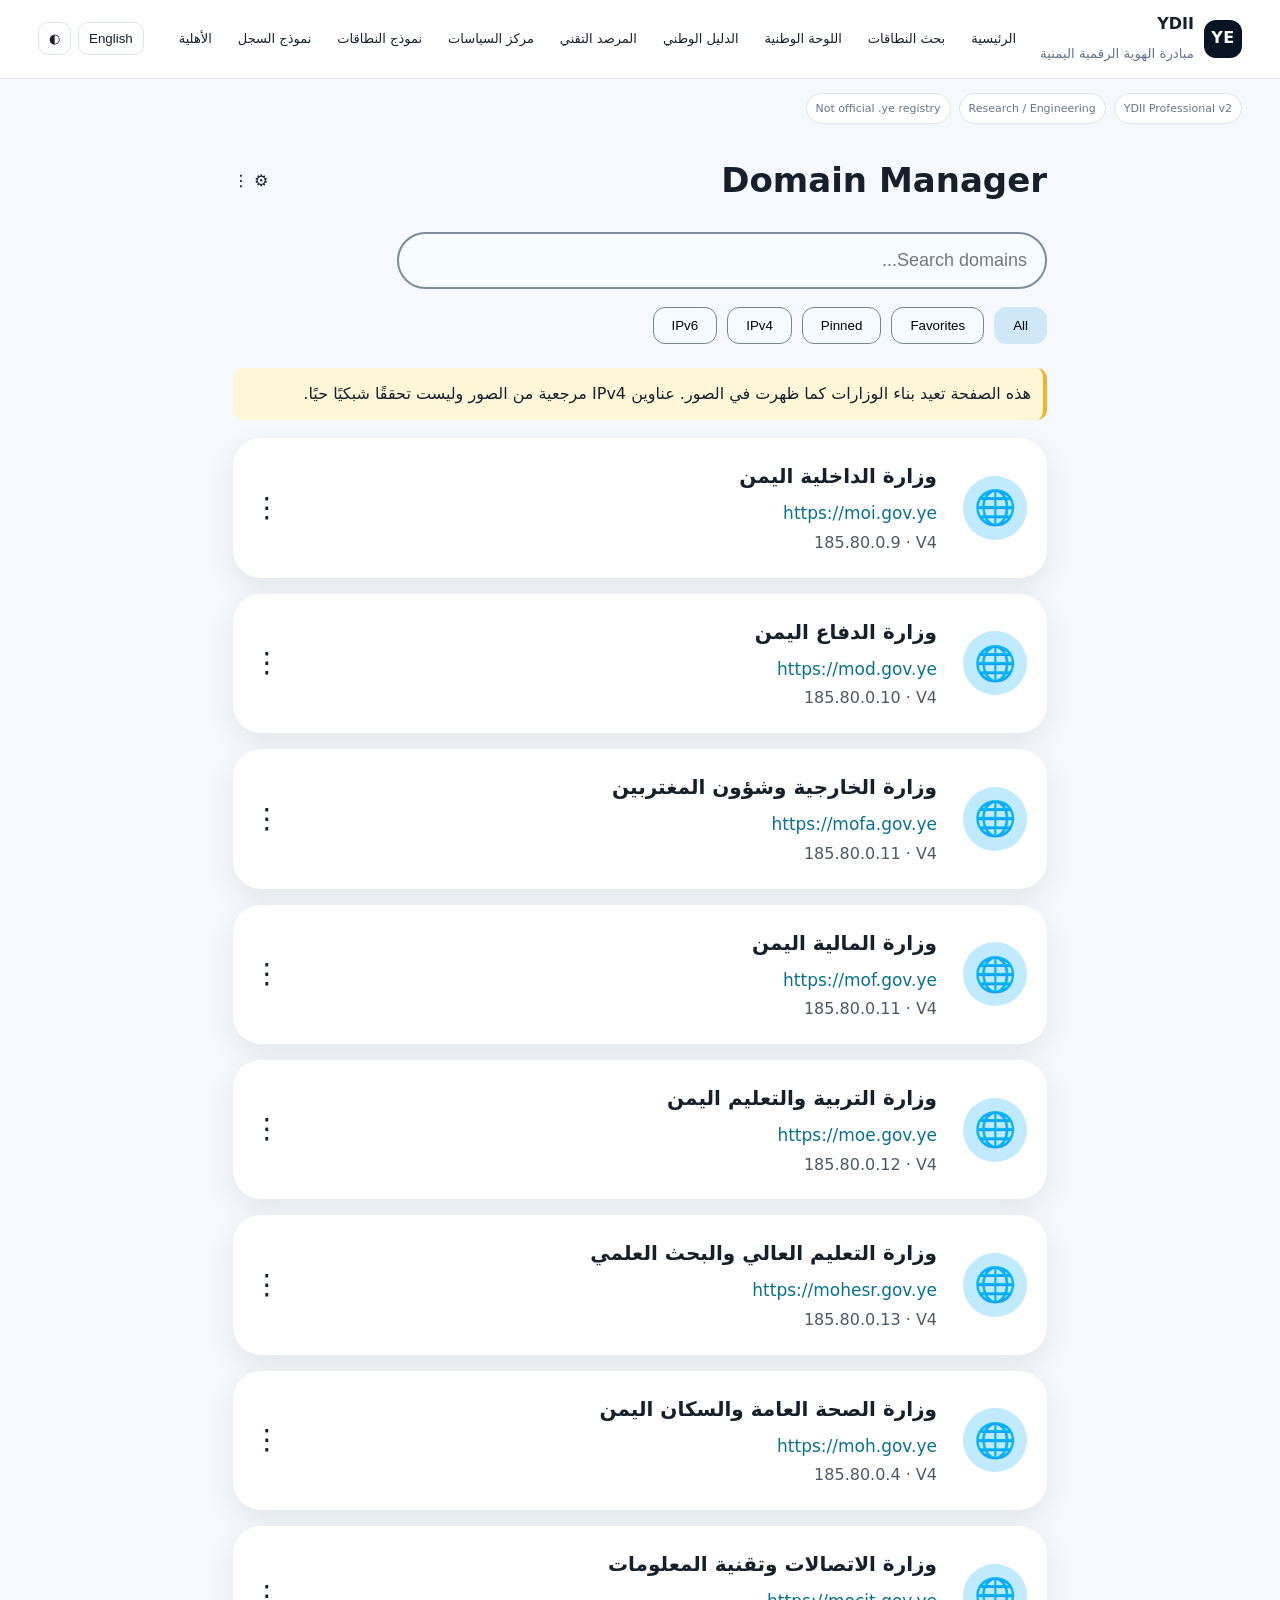
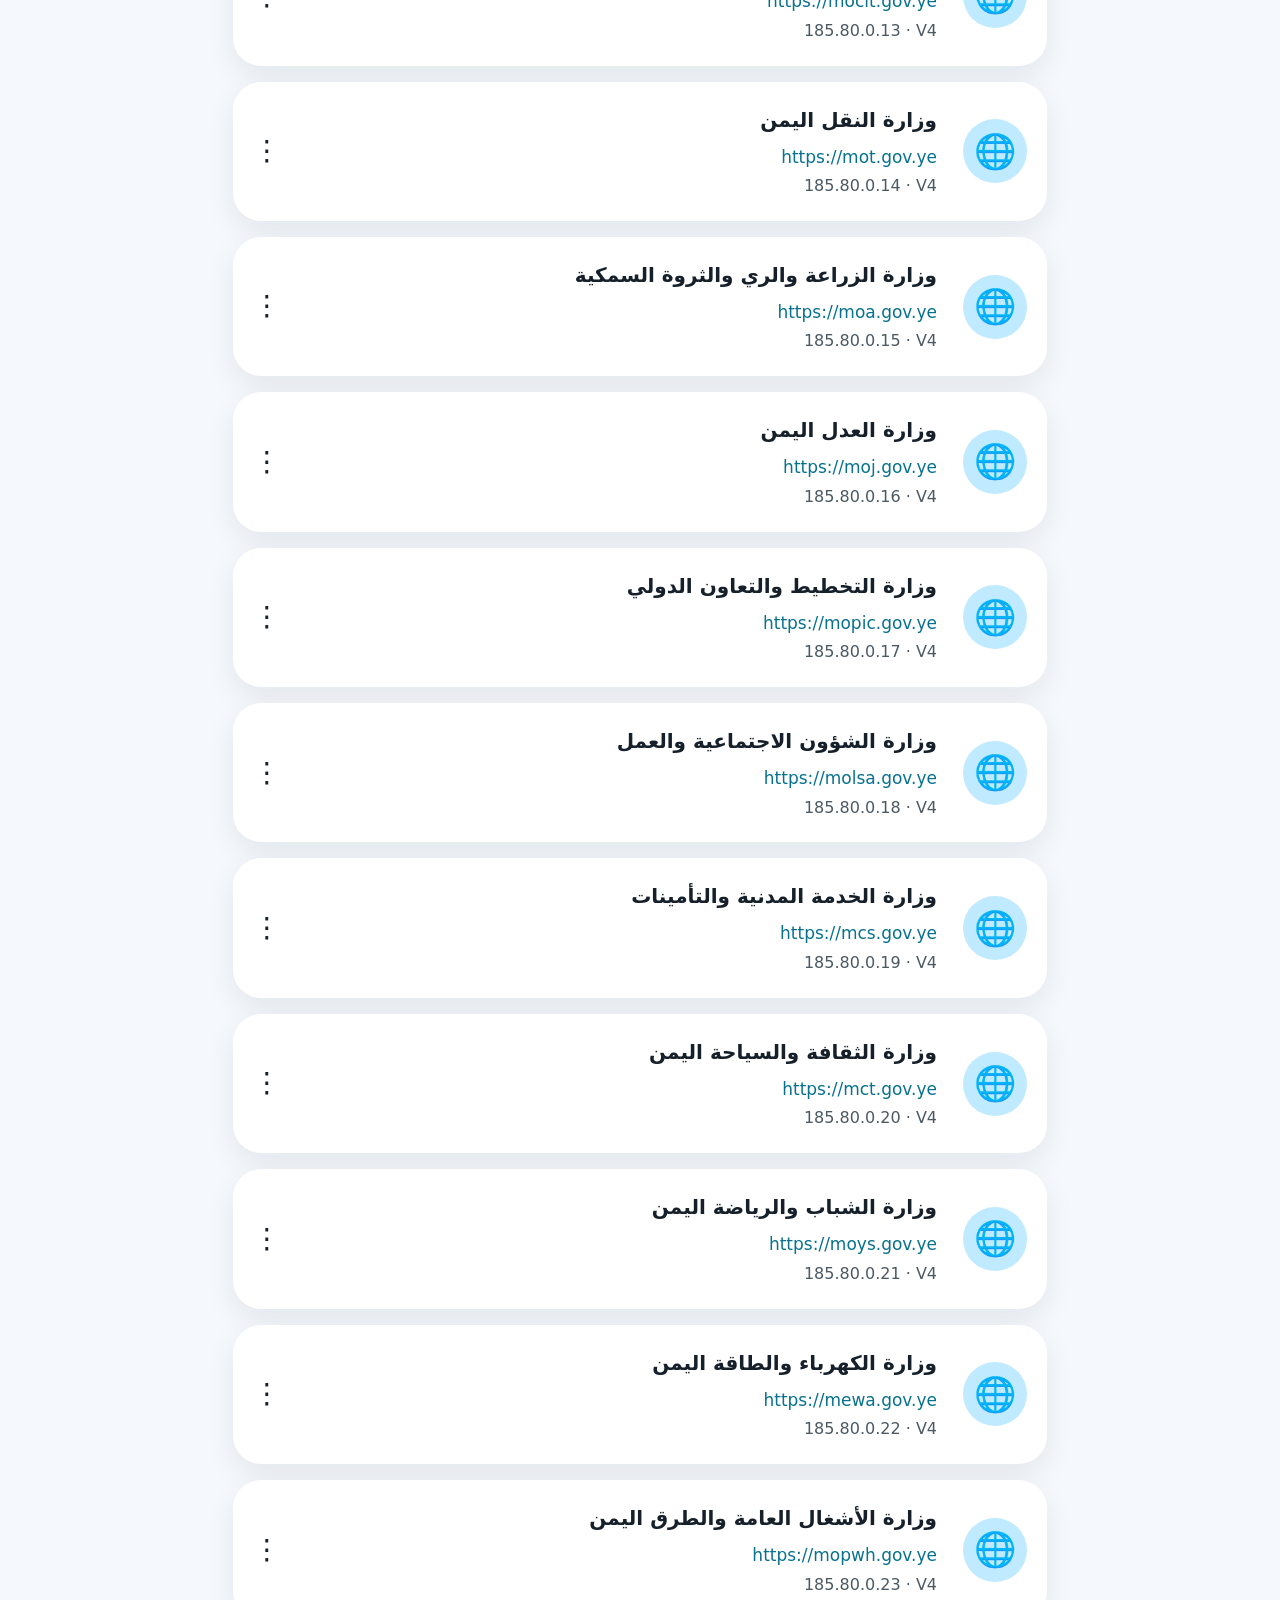
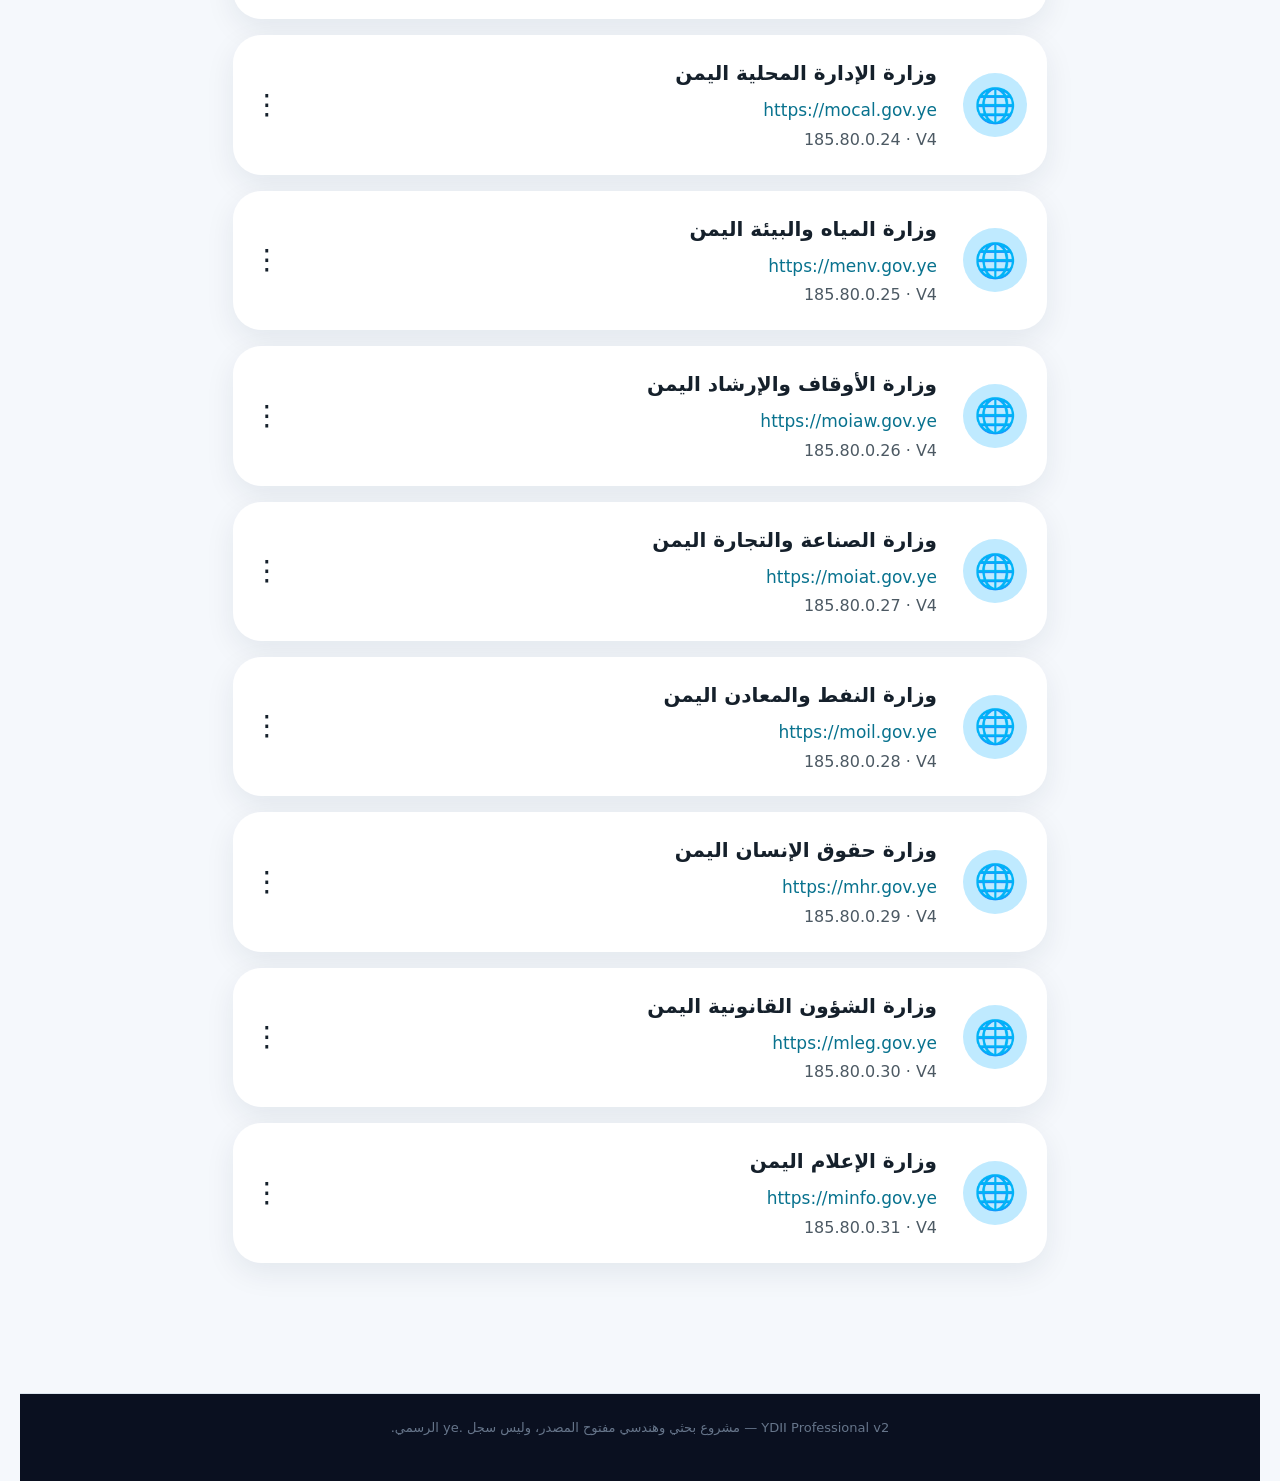
<file: site/ministries.html>
<!doctype html>
<html lang="ar" dir="rtl">
<head>
  <meta charset="utf-8">
  <meta name="viewport" content="width=device-width,initial-scale=1">
  <title>وزارات اليمن | YDII Domain Manager</title>
  <link rel="stylesheet" href="styles.css">
  <style>
    body{background:#eef7fb}
    .wrap{max-width:850px;margin:auto;padding:26px 18px 100px}
    .top{display:flex;justify-content:space-between;align-items:center;margin-bottom:20px}
    .top h1{font-size:34px;margin:0}
    .search{width:100%;padding:16px 18px;border:2px solid #7f8b95;border-radius:34px;background:#f7fcff;font-size:18px}
    .chips{display:flex;gap:10px;flex-wrap:wrap;margin:18px 0 24px}
    .chip{padding:10px 18px;border:1px solid #78858f;border-radius:12px;background:#f5fbfe}
    .chip.active{background:#cfe8f8;border-color:#cfe8f8}
    .list{display:grid;gap:16px}
    .card{background:#dfe9f0;border-radius:28px;padding:20px;display:grid;grid-template-columns:74px 1fr auto;gap:16px;align-items:center}
    .icon{width:64px;height:64px;border-radius:50%;background:#bfeaff;display:flex;align-items:center;justify-content:center;font-size:34px}
    .name{font-size:20px;font-weight:700;margin-bottom:4px}
    .domain{direction:ltr;text-align:right;color:#08728e;font-size:17px}
    .ip{direction:ltr;text-align:right;color:#4c5963}
    .menu{font-size:28px}
    .note{background:#fff6d8;border-right:4px solid #f0b429;padding:12px;border-radius:10px;margin-bottom:18px}
    @media(max-width:600px){.top h1{font-size:26px}.card{grid-template-columns:58px 1fr auto;padding:16px}.icon{width:52px;height:52px;font-size:28px}.name{font-size:17px}}
  </style>
  <link rel="stylesheet" href="ux-v2.css">
</head>
<body>
<main id="main-content" class="wrap">
  <div class="top">
    <h1>Domain Manager</h1>
    <div>⚙️ ⋮</div>
  </div>

  <input id="q" class="search" placeholder="Search domains...">

  <div class="chips">
    <button class="chip active">All</button>
    <button class="chip">Favorites</button>
    <button class="chip">Pinned</button>
    <button class="chip">IPv4</button>
    <button class="chip">IPv6</button>
  </div>

  <div class="note">هذه الصفحة تعيد بناء الوزارات كما ظهرت في الصور. عناوين IPv4 مرجعية من الصور وليست تحققًا شبكيًا حيًا.</div>

  <section id="list" class="list"></section>
</main>

<script>
let ministries=[];
const q=document.getElementById('q');
const list=document.getElementById('list');

function render(){
  const term=q.value.trim().toLowerCase();
  const rows=ministries.filter(x=>{
    const t=(x.name_ar+" "+x.name_en+" "+x.current_domain+" "+(x.reference_ipv4||"")).toLowerCase();
    return !term || t.includes(term);
  });
  list.innerHTML=rows.map(x=>`
    <article class="card">
      <div class="icon">🌐</div>
      <div>
        <div class="name">${x.name_ar}</div>
        <div class="domain">https://${x.current_domain}</div>
        <div class="ip">${x.reference_ipv4 || "—"} · ${x.ip_version || "V4"}</div>
      </div>
      <div class="menu">⋮</div>
    </article>
  `).join('');
}

fetch('data/entities.json')
  .then(r=>r.json())
  .then(d=>{
    const cat=(d.categories||[]).find(c=>c.category==='ministries');
    ministries=cat ? cat.entities : [];
    render();
  });

q.addEventListener('input',render);
</script>
  <script src="ux-v2.js" defer></script>
</body>
</html>
</file>
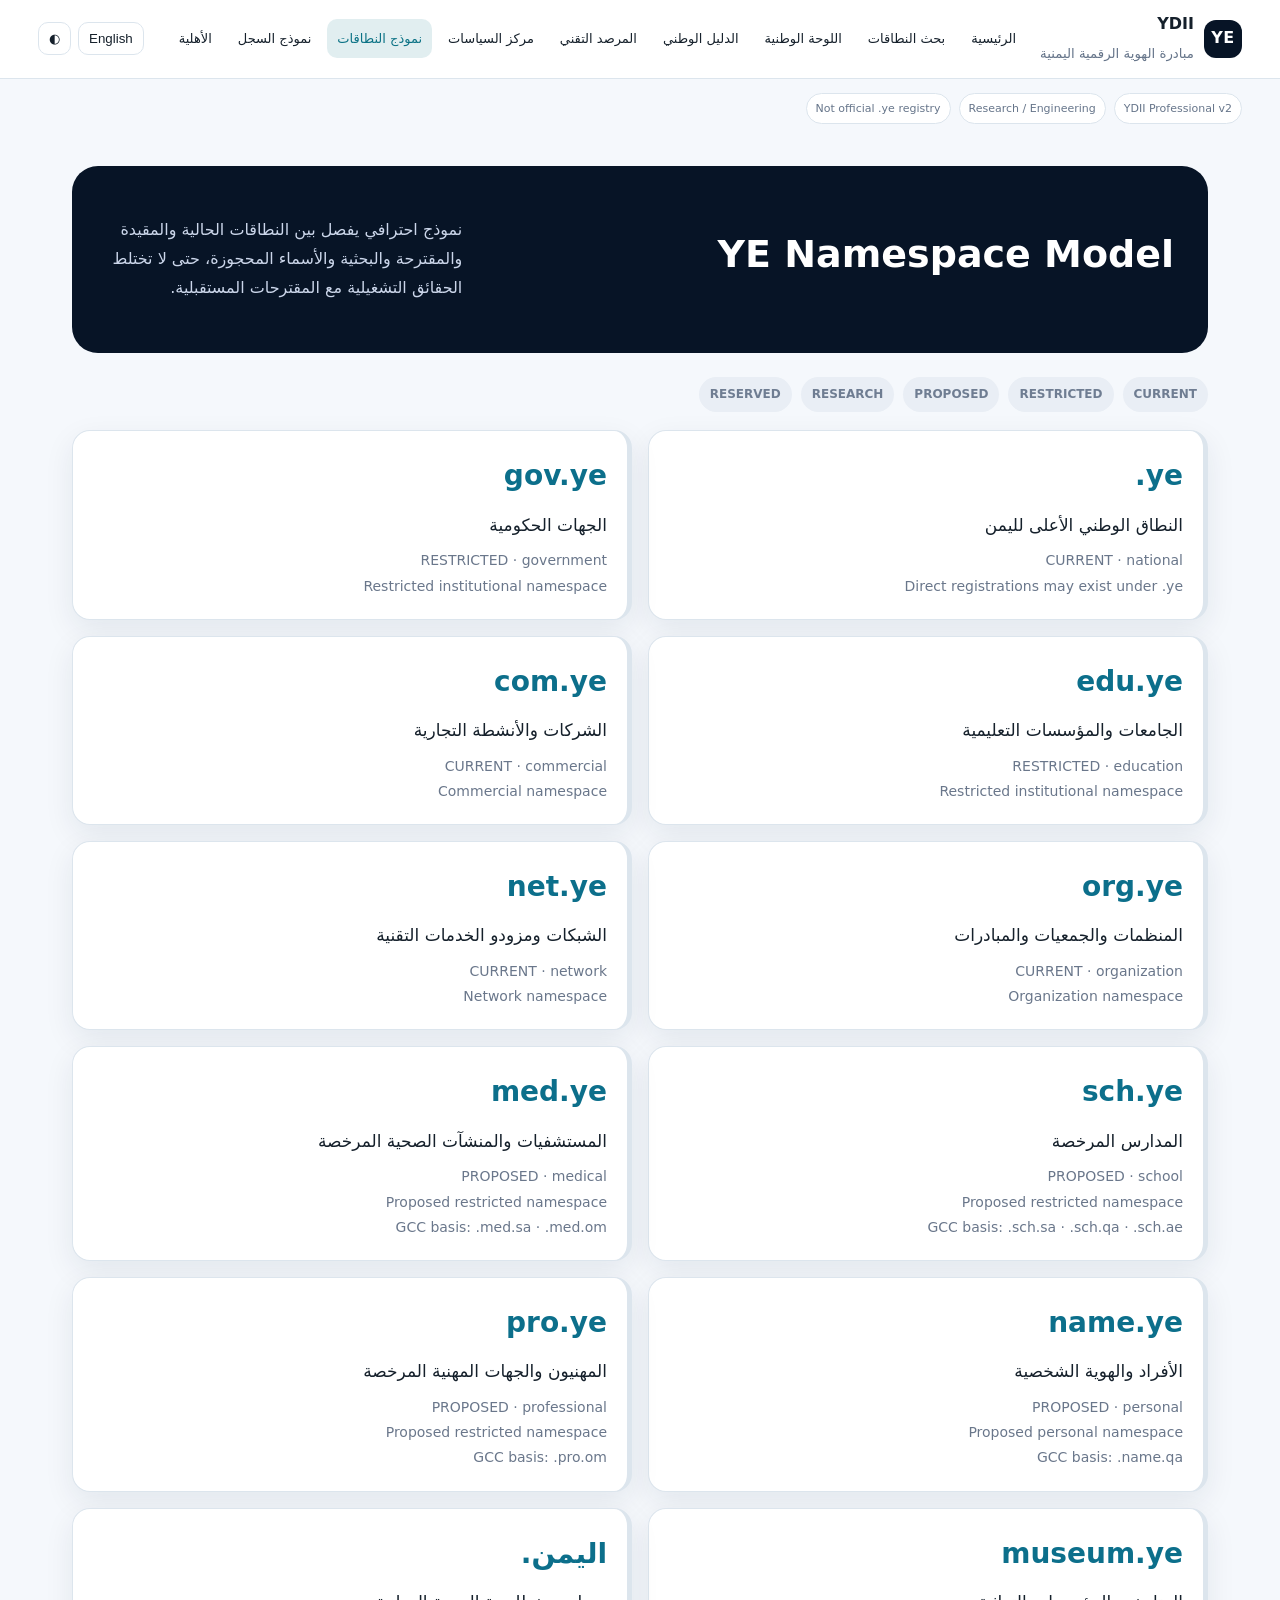
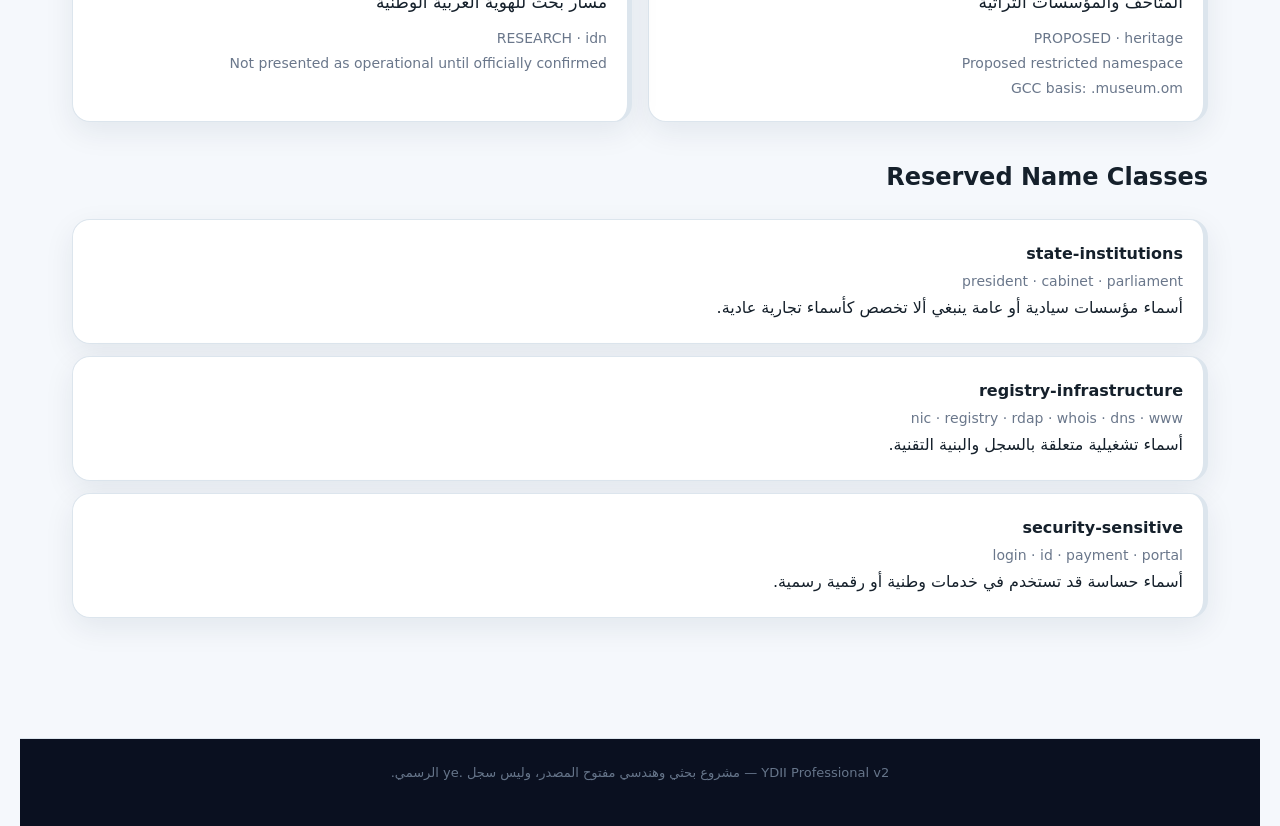
<file: site/namespace-model.html>
<!doctype html>
<html lang="ar" dir="rtl">
<head>
  <meta charset="utf-8">
  <meta name="viewport" content="width=device-width,initial-scale=1">
  <title>YE Namespace Model | YDII</title>
  <link rel="stylesheet" href="styles.css">
  <style>
    body{background:#f5f8fc}
    .wrap{max-width:1180px;margin:auto;padding:42px 22px 90px}
    .hero{background:#0a1020;color:#fff;border-radius:26px;padding:34px;margin-bottom:24px}
    .hero h1{font-size:38px;margin:0 0 10px}
    .hero p{color:#cbd6ea;max-width:900px}
    .legend{display:flex;gap:9px;flex-wrap:wrap;margin:18px 0}
    .badge{padding:7px 11px;border-radius:999px;font-size:12px;font-weight:700;background:#e9eef5}
    .grid{display:grid;grid-template-columns:repeat(2,1fr);gap:16px}
    .card{background:white;border:1px solid #dfe5ee;border-radius:18px;padding:20px}
    .zone{direction:ltr;text-align:right;font-size:28px;font-weight:800;color:#0c6f8b}
    .purpose{font-size:17px;margin:8px 0}
    .meta{color:#6a778b;font-size:14px}
    .current{border-right:5px solid #2d8f60}
    .restricted{border-right:5px solid #2f6eb8}
    .proposed{border-right:5px solid #d9a023}
    .research{border-right:5px solid #8659b5}
    .reserved{border-right:5px solid #9b4b4b}
    .section-title{margin-top:34px}
    .reserved-list{display:grid;gap:12px}
    @media(max-width:800px){.grid{grid-template-columns:1fr}.hero h1{font-size:30px}}
  </style>
  <link rel="stylesheet" href="ux-v2.css">
</head>
<body>
<main id="main-content" class="wrap">
  <section class="hero">
    <h1>YE Namespace Model</h1>
    <p>نموذج احترافي يفصل بين النطاقات الحالية والمقيدة والمقترحة والبحثية والأسماء المحجوزة، حتى لا تختلط الحقائق التشغيلية مع المقترحات المستقبلية.</p>
  </section>

  <div class="legend">
    <span class="badge">CURRENT</span>
    <span class="badge">RESTRICTED</span>
    <span class="badge">PROPOSED</span>
    <span class="badge">RESEARCH</span>
    <span class="badge">RESERVED</span>
  </div>

  <section id="zones" class="grid"></section>

  <h2 class="section-title">Reserved Name Classes</h2>
  <section id="reserved" class="reserved-list"></section>
</main>

<script>
fetch('data/yemen-namespace-model.json')
  .then(r=>r.json())
  .then(d=>{
    const zones=document.getElementById('zones');
    zones.innerHTML=d.zones.map(x=>`
      <article class="card ${x.status.toLowerCase()}">
        <div class="zone">${x.zone}</div>
        <div class="purpose">${x.purpose_ar}</div>
        <div class="meta">${x.status} · ${x.policy_class}</div>
        <div class="meta">${x.registration_model}</div>
        ${x.benchmark_basis ? `<div class="meta">GCC basis: ${x.benchmark_basis.join(' · ')}</div>` : ''}
      </article>
    `).join('');

    document.getElementById('reserved').innerHTML=d.reserved_name_classes.map(x=>`
      <article class="card reserved">
        <b>${x.class}</b>
        <div class="meta">${x.examples.join(' · ')}</div>
        <div>${x.reason_ar}</div>
      </article>
    `).join('');
  });
</script>
  <script src="ux-v2.js" defer></script>
</body>
</html>
</file>
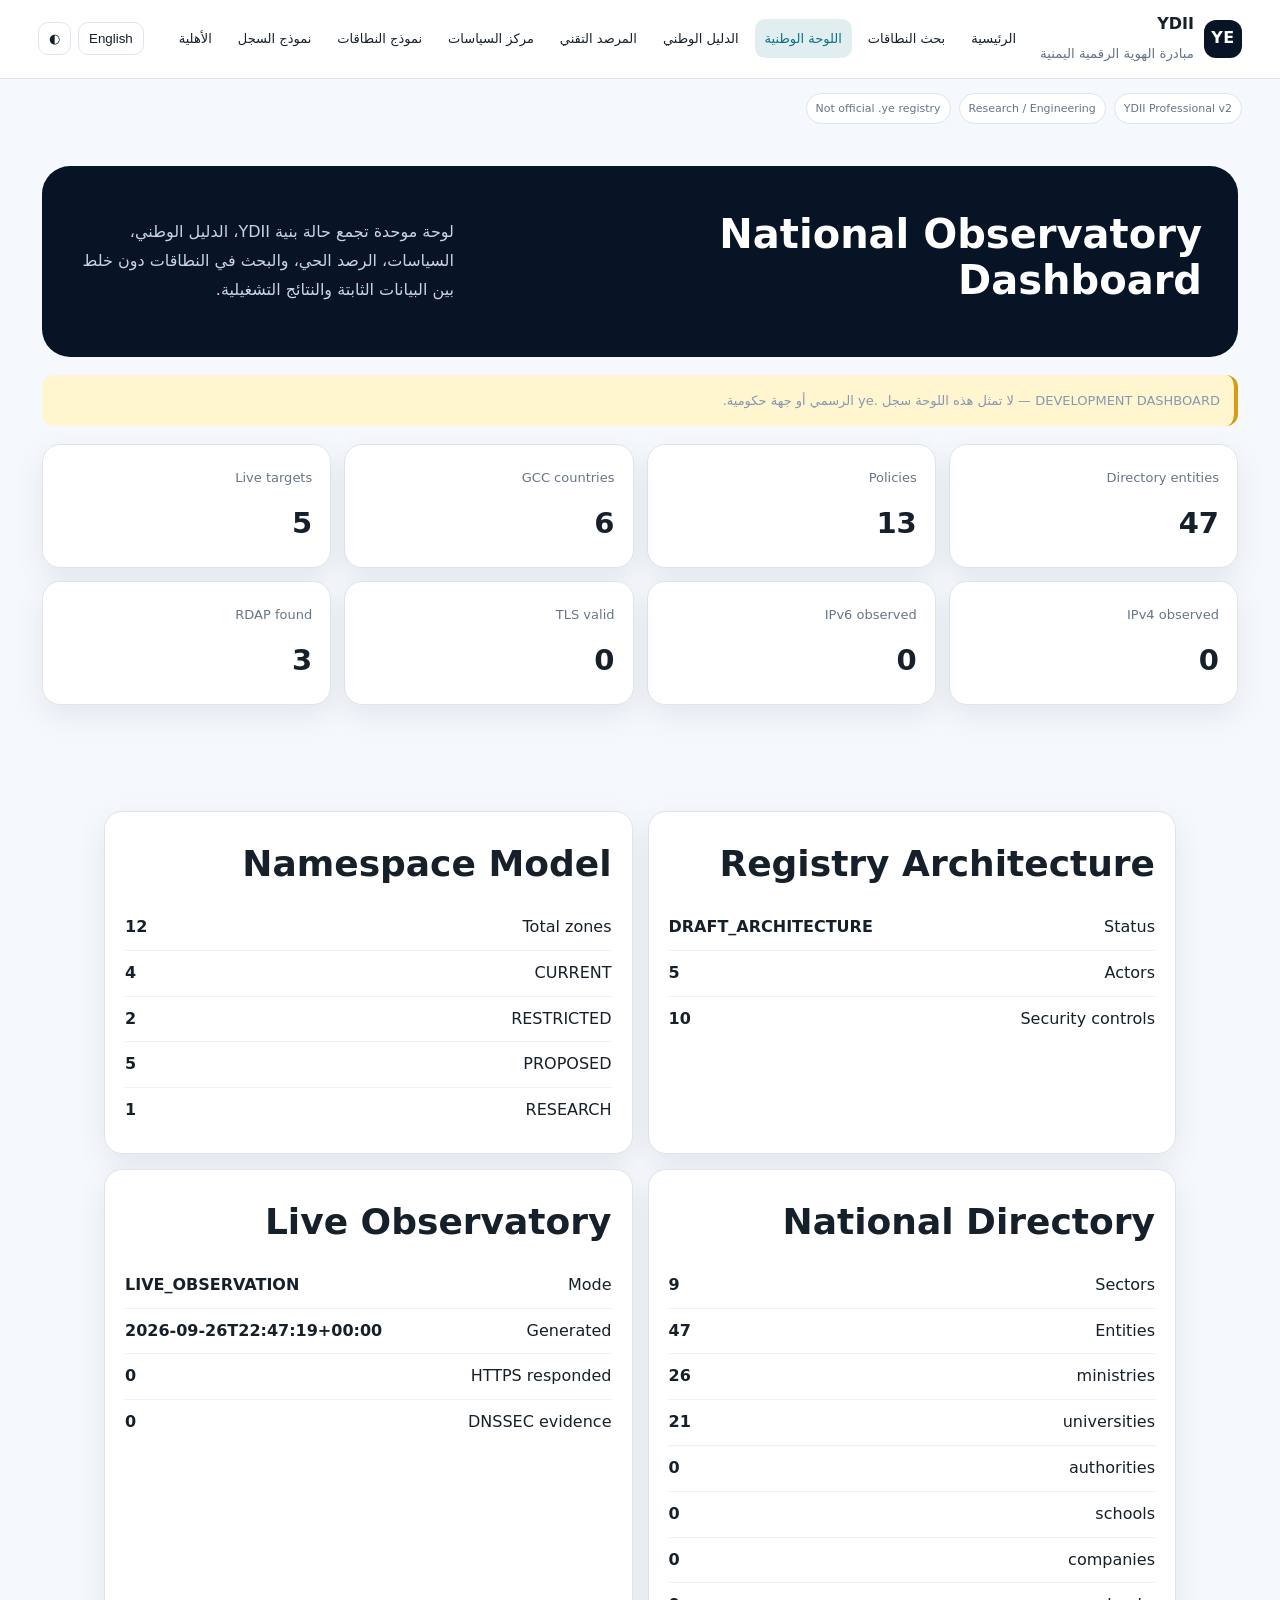
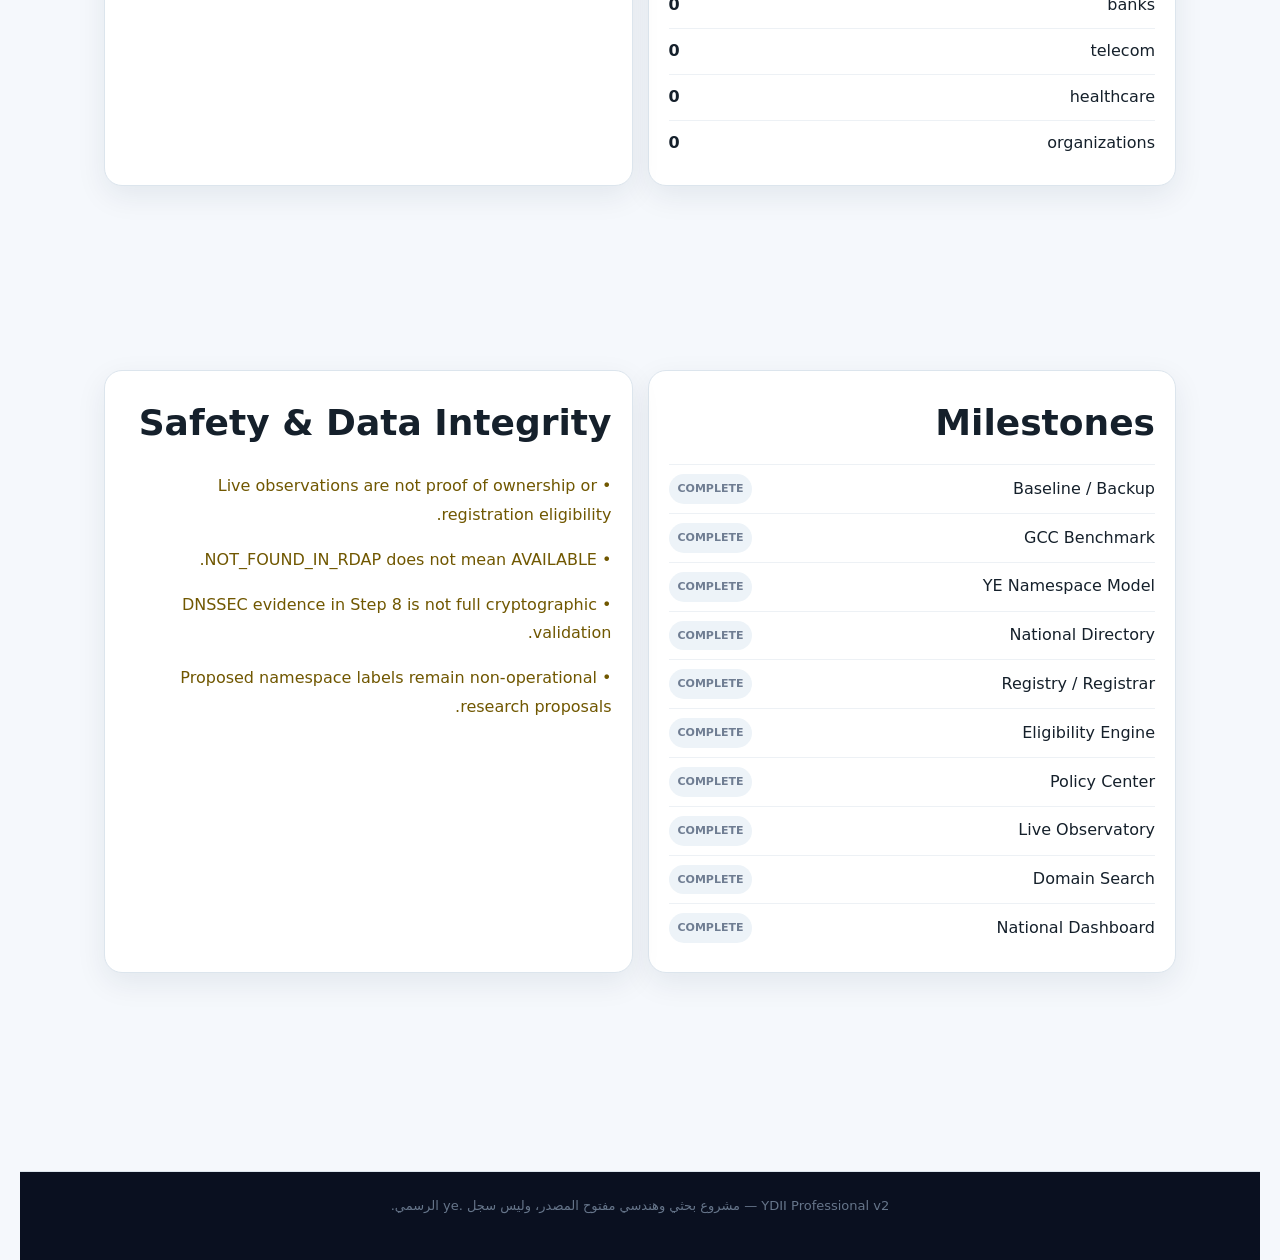
<file: site/national-dashboard.html>
<!doctype html>
<html lang="ar" dir="rtl">
<head>
  <meta charset="utf-8">
  <meta name="viewport" content="width=device-width,initial-scale=1">
  <title>National Observatory Dashboard | YDII</title>
  <link rel="stylesheet" href="styles.css">
  <style>
    body{background:#f3f7fb;color:#17212b}
    .wrap{max-width:1240px;margin:auto;padding:42px 22px 90px}
    .hero{background:#071426;color:#fff;border-radius:28px;padding:36px}
    .hero h1{font-size:40px;margin:0 0 10px}
    .hero p{color:#c8d4e3;max-width:940px}
    .notice{margin:18px 0;background:#fff5cf;border-right:4px solid #d69d12;border-radius:12px;padding:14px}
    .stats{display:grid;grid-template-columns:repeat(4,1fr);gap:13px;margin-bottom:22px}
    .stat{background:#fff;border:1px solid #dce5ed;border-radius:18px;padding:18px}
    .stat span{color:#66758a;font-size:13px}
    .stat b{display:block;font-size:29px;margin-top:5px}
    .section{margin-top:28px}
    .grid{display:grid;grid-template-columns:repeat(2,1fr);gap:15px}
    .card{background:#fff;border:1px solid #dce5ed;border-radius:18px;padding:20px}
    .row{display:flex;justify-content:space-between;gap:12px;border-top:1px solid #edf1f5;padding:8px 0}
    .row:first-of-type{border-top:0}
    .value{direction:ltr;text-align:left;font-weight:700}
    .milestone{display:flex;justify-content:space-between;align-items:center;border-top:1px solid #edf1f5;padding:9px 0}
    .badge{border-radius:999px;background:#edf3f8;padding:5px 9px;font-size:11px;font-weight:700}
    .warning{color:#705700}
    @media(max-width:900px){.stats{grid-template-columns:repeat(2,1fr)}}
    @media(max-width:700px){.stats,.grid{grid-template-columns:1fr}.hero h1{font-size:30px}}
  </style>
  <link rel="stylesheet" href="ux-v2.css">
</head>
<body>
<main id="main-content" class="wrap">
  <section class="hero">
    <h1>National Observatory Dashboard</h1>
    <p>لوحة موحدة تجمع حالة بنية YDII، الدليل الوطني، السياسات، الرصد الحي، والبحث في النطاقات دون خلط بين البيانات الثابتة والنتائج التشغيلية.</p>
  </section>

  <div class="notice">
    DEVELOPMENT DASHBOARD — لا تمثل هذه اللوحة سجل .ye الرسمي أو جهة حكومية.
  </div>

  <section id="stats" class="stats"></section>

  <section class="section grid">
    <article class="card">
      <h2>Registry Architecture</h2>
      <div id="registry"></div>
    </article>

    <article class="card">
      <h2>Namespace Model</h2>
      <div id="namespace"></div>
    </article>

    <article class="card">
      <h2>National Directory</h2>
      <div id="directory"></div>
    </article>

    <article class="card">
      <h2>Live Observatory</h2>
      <div id="observatory"></div>
    </article>
  </section>

  <section class="section grid">
    <article class="card">
      <h2>Milestones</h2>
      <div id="milestones"></div>
    </article>

    <article class="card">
      <h2>Safety & Data Integrity</h2>
      <div id="warnings"></div>
    </article>
  </section>
</main>

<script>
fetch('data/national-dashboard.json')
  .then(r=>r.json())
  .then(d=>{
    const obs=d.observatory.summary||{};
    const stats=[
      ['Directory entities',d.directory.entities_total],
      ['Policies',d.policies.count],
      ['GCC countries',d.gcc.countries],
      ['Live targets',obs.targets_checked||0],
      ['IPv4 observed',obs.dns_ipv4_present||0],
      ['IPv6 observed',obs.dns_ipv6_present||0],
      ['TLS valid',obs.tls_valid||0],
      ['RDAP found',obs.rdap_found||0]
    ];

    document.getElementById('stats').innerHTML=stats.map(x=>`
      <article class="stat"><span>${x[0]}</span><b>${x[1]}</b></article>
    `).join('');

    document.getElementById('registry').innerHTML=`
      <div class="row"><span>Status</span><span class="value">${d.registry.architecture_status}</span></div>
      <div class="row"><span>Actors</span><span class="value">${d.registry.actors}</span></div>
      <div class="row"><span>Security controls</span><span class="value">${d.registry.security_controls}</span></div>
    `;

    document.getElementById('namespace').innerHTML=
      `<div class="row"><span>Total zones</span><span class="value">${d.namespace.zones_total}</span></div>` +
      Object.entries(d.namespace.by_status).map(([k,v])=>
        `<div class="row"><span>${k}</span><span class="value">${v}</span></div>`
      ).join('');

    document.getElementById('directory').innerHTML=
      `<div class="row"><span>Sectors</span><span class="value">${d.directory.sectors_total}</span></div>` +
      `<div class="row"><span>Entities</span><span class="value">${d.directory.entities_total}</span></div>` +
      Object.entries(d.directory.by_sector).map(([k,v])=>
        `<div class="row"><span>${k}</span><span class="value">${v}</span></div>`
      ).join('');

    document.getElementById('observatory').innerHTML=`
      <div class="row"><span>Mode</span><span class="value">${d.observatory.mode}</span></div>
      <div class="row"><span>Generated</span><span class="value">${d.observatory.generated_at||'—'}</span></div>
      <div class="row"><span>HTTPS responded</span><span class="value">${obs.https_responded||0}</span></div>
      <div class="row"><span>DNSSEC evidence</span><span class="value">${obs.dnssec_ds_or_rrsig_evidence||0}</span></div>
    `;

    document.getElementById('milestones').innerHTML=d.milestones.map(x=>`
      <div class="milestone">
        <span>${x.name}</span>
        <span class="badge">${x.status}</span>
      </div>
    `).join('');

    document.getElementById('warnings').innerHTML=d.warnings.map(x=>
      `<p class="warning">• ${x}</p>`
    ).join('');
  });
</script>
  <script src="ux-v2.js" defer></script>
</body>
</html>
</file>
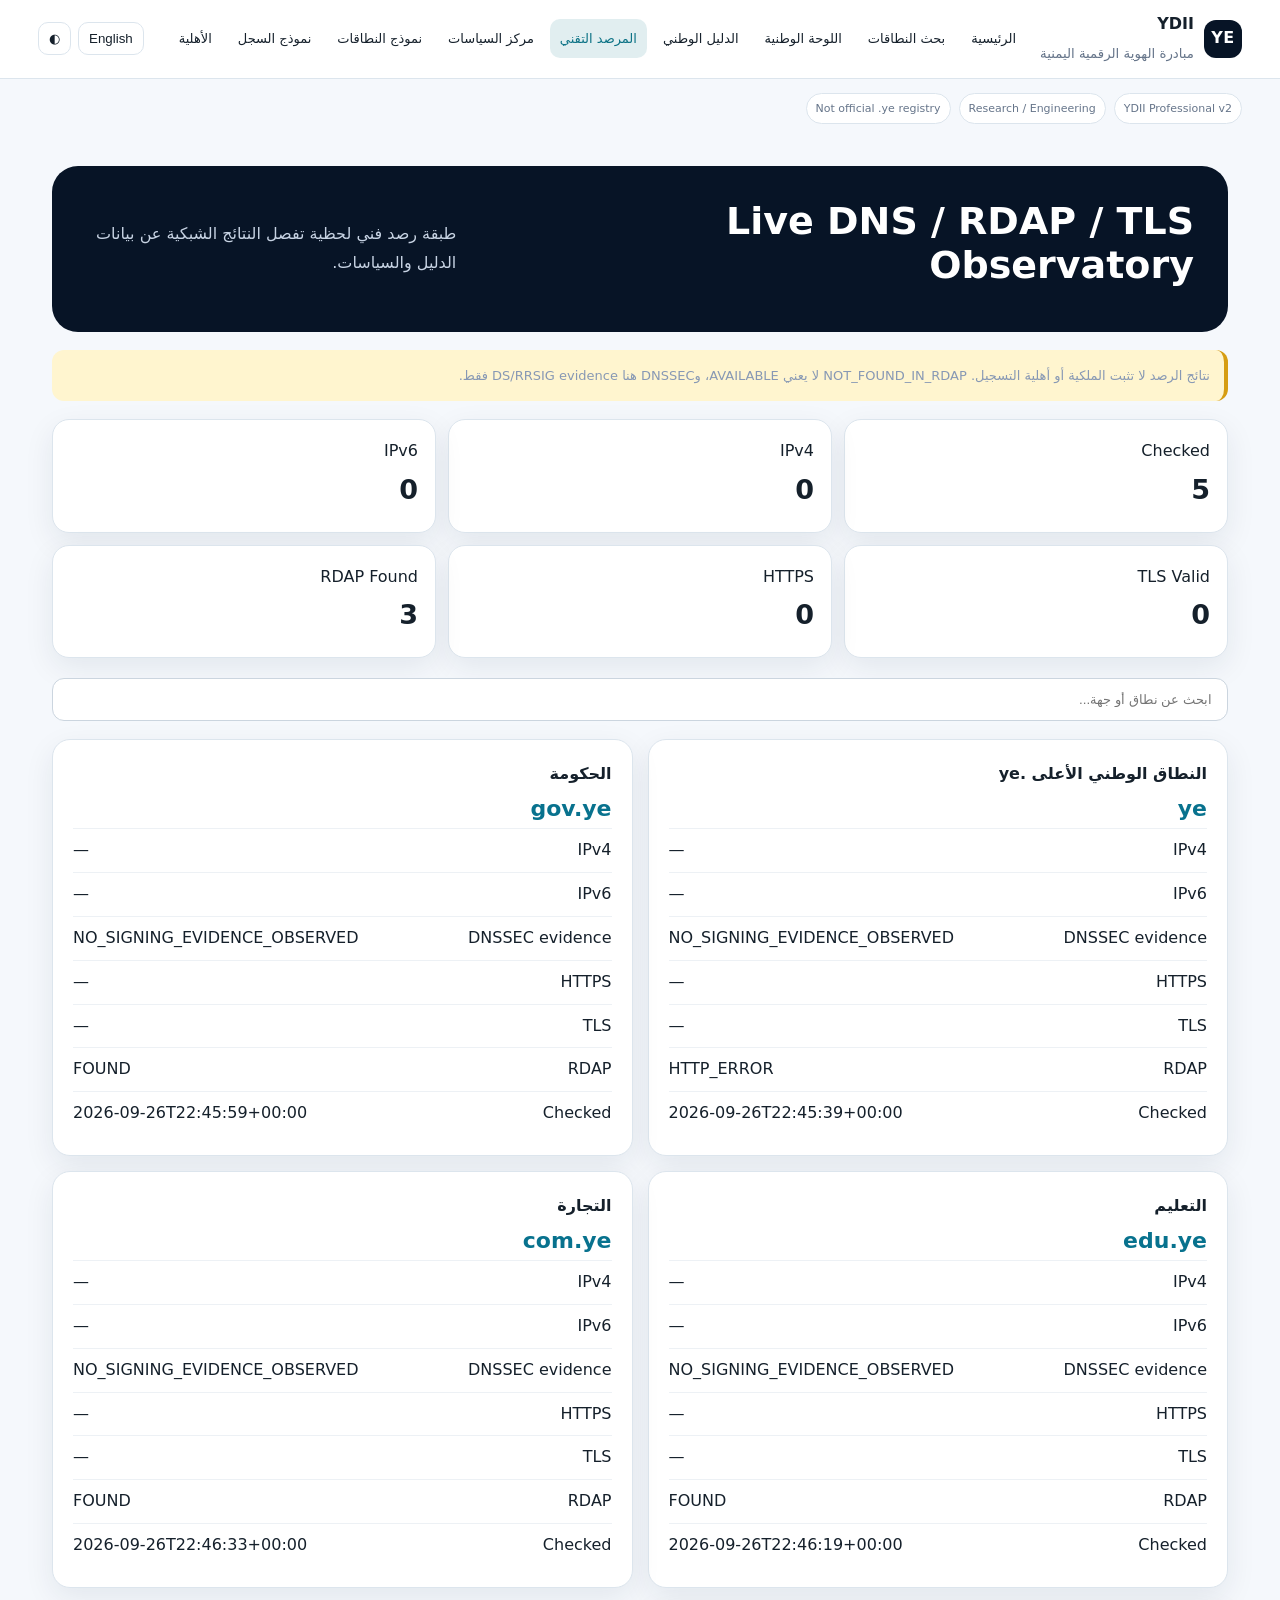
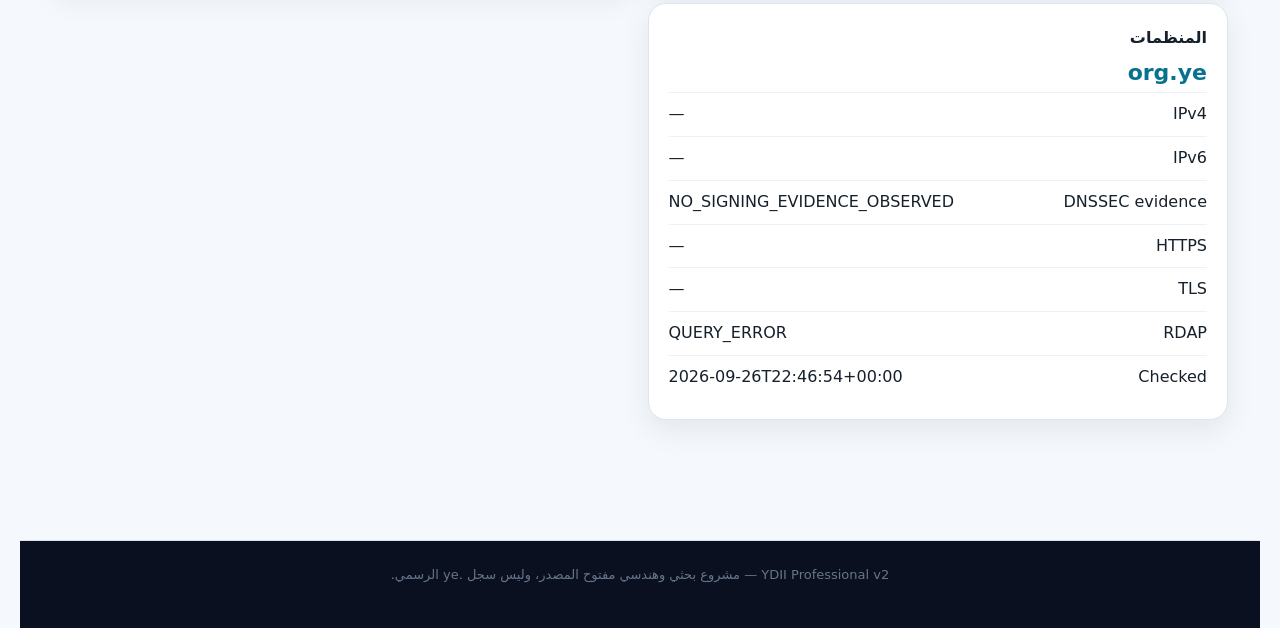
<file: site/observatory.html>
<!doctype html>
<html lang="ar" dir="rtl">
<head>
  <meta charset="utf-8">
  <meta name="viewport" content="width=device-width,initial-scale=1">
  <title>Live Observatory | YDII</title>
  <link rel="stylesheet" href="styles.css">
  <style>
    body{background:#f4f8fb;color:#17212b}
    .wrap{max-width:1220px;margin:auto;padding:42px 22px 90px}
    .hero{background:#071426;color:white;border-radius:26px;padding:34px}
    .hero h1{font-size:38px;margin:0 0 10px}
    .hero p{color:#c7d3e3;max-width:920px}
    .notice{background:#fff5cf;border-right:4px solid #d69d12;border-radius:12px;padding:14px;margin:18px 0}
    .stats{display:grid;grid-template-columns:repeat(3,1fr);gap:12px;margin-bottom:20px}
    .stat{background:white;border:1px solid #dce5ed;border-radius:17px;padding:17px}
    .stat b{font-size:27px;display:block}
    .controls{display:flex;gap:10px;margin-bottom:18px}
    input{width:100%;padding:13px 15px;border:1px solid #cbd5df;border-radius:12px}
    .grid{display:grid;grid-template-columns:repeat(2,1fr);gap:15px}
    .card{background:white;border:1px solid #dce5ed;border-radius:18px;padding:20px}
    .domain{direction:ltr;text-align:right;font-size:22px;font-weight:800;color:#08728e}
    .name{font-weight:700}
    .row{display:flex;justify-content:space-between;gap:10px;border-top:1px solid #edf1f5;padding:7px 0}
    .value{direction:ltr;text-align:left;overflow-wrap:anywhere}
    .ok{font-weight:700}
    .muted{color:#718093}
    @media(max-width:800px){.grid,.stats{grid-template-columns:1fr}.hero h1{font-size:30px}}
  </style>
  <link rel="stylesheet" href="ux-v2.css">
</head>
<body>
<main id="main-content" class="wrap">
  <section class="hero">
    <h1>Live DNS / RDAP / TLS Observatory</h1>
    <p>طبقة رصد فني لحظية تفصل النتائج الشبكية عن بيانات الدليل والسياسات.</p>
  </section>

  <div class="notice">
    نتائج الرصد لا تثبت الملكية أو أهلية التسجيل. NOT_FOUND_IN_RDAP لا يعني AVAILABLE، وDNSSEC هنا DS/RRSIG evidence فقط.
  </div>

  <section id="stats" class="stats"></section>

  <div class="controls">
    <input id="q" placeholder="ابحث عن نطاق أو جهة...">
  </div>

  <section id="grid" class="grid"></section>
</main>

<script>
let data={results:[],summary:{}};

function render(){
  const q=document.getElementById('q').value.trim().toLowerCase();
  const rows=(data.results||[]).filter(x=>
    !q || [x.domain,x.label_ar,x.kind].filter(Boolean).join(' ').toLowerCase().includes(q)
  );

  const s=data.summary||{};
  const stats=[
    ['Checked',s.targets_checked||0],
    ['IPv4',s.dns_ipv4_present||0],
    ['IPv6',s.dns_ipv6_present||0],
    ['TLS Valid',s.tls_valid||0],
    ['HTTPS',s.https_responded||0],
    ['RDAP Found',s.rdap_found||0]
  ];
  document.getElementById('stats').innerHTML=stats.map(x=>
    `<article class="stat"><span>${x[0]}</span><b>${x[1]}</b></article>`
  ).join('');

  if(!rows.length){
    document.getElementById('grid').innerHTML=
      '<article class="card muted">لا توجد نتائج فحص حي حتى الآن.</article>';
    return;
  }

  document.getElementById('grid').innerHTML=rows.map(x=>`
    <article class="card">
      <div class="name">${x.label_ar||''}</div>
      <div class="domain">${x.domain}</div>
      <div class="row"><span>IPv4</span><span class="value">${(x.dns.a||[]).join(', ')||'—'}</span></div>
      <div class="row"><span>IPv6</span><span class="value">${(x.dns.aaaa||[]).join(', ')||'—'}</span></div>
      <div class="row"><span>DNSSEC evidence</span><span class="value">${x.dns.dnssec_evidence||'—'}</span></div>
      <div class="row"><span>HTTPS</span><span class="value">${x.http.status ?? '—'}</span></div>
      <div class="row"><span>TLS</span><span class="value">${x.tls.certificate_valid?'VALID':'—'} ${x.tls.protocol||''}</span></div>
      <div class="row"><span>RDAP</span><span class="value">${x.rdap.status||'—'}</span></div>
      <div class="row"><span>Checked</span><span class="value">${x.checked_at||'—'}</span></div>
    </article>
  `).join('');
}

fetch('data/observatory-live.json')
  .then(r=>r.json())
  .then(d=>{data=d;render();})
  .catch(()=>render());

document.getElementById('q').addEventListener('input',render);
</script>
  <script src="ux-v2.js" defer></script>
</body>
</html>
</file>
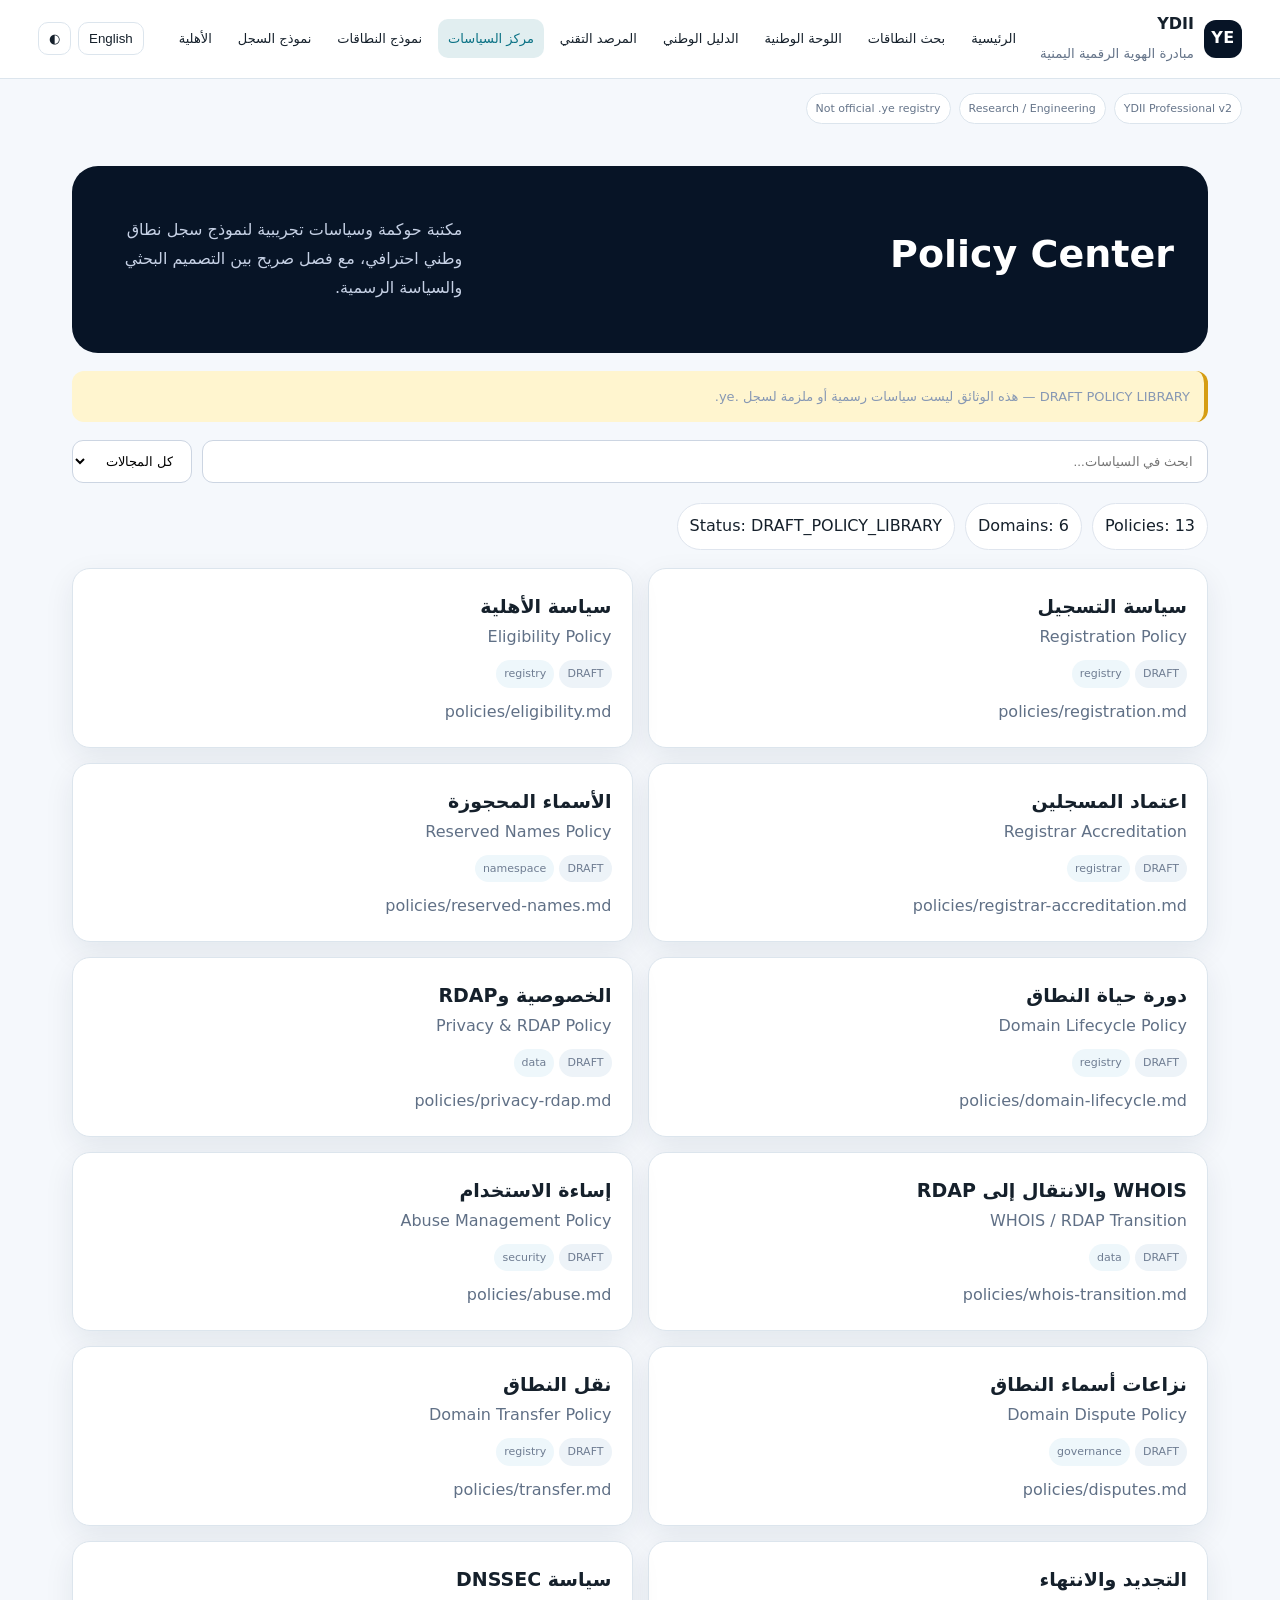
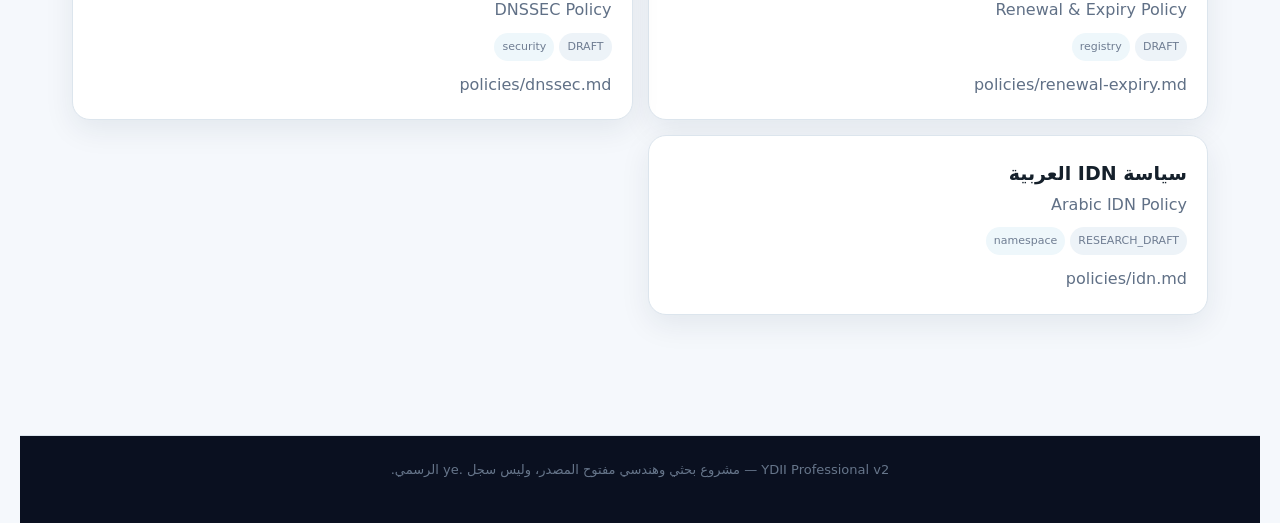
<file: site/policy-center.html>
<!doctype html>
<html lang="ar" dir="rtl">
<head>
  <meta charset="utf-8">
  <meta name="viewport" content="width=device-width,initial-scale=1">
  <title>Policy Center | YDII</title>
  <link rel="stylesheet" href="styles.css">
  <style>
    body{background:#f5f8fc;color:#18202b}
    .wrap{max-width:1180px;margin:auto;padding:42px 22px 90px}
    .hero{background:#091225;color:white;border-radius:26px;padding:34px}
    .hero h1{font-size:38px;margin:0 0 10px}
    .hero p{color:#c6d1e5;max-width:900px}
    .notice{background:#fff5cf;border-right:4px solid #d69d12;border-radius:12px;padding:14px;margin:18px 0}
    .controls{display:flex;gap:10px;flex-wrap:wrap;margin-bottom:20px}
    input,select{padding:12px 14px;border:1px solid #ccd5e2;border-radius:11px;background:#fff}
    input{flex:1;min-width:230px}
    .stats{display:flex;gap:10px;flex-wrap:wrap;margin-bottom:18px}
    .stats span{background:white;border:1px solid #dfe5ee;border-radius:999px;padding:8px 12px}
    .grid{display:grid;grid-template-columns:repeat(2,1fr);gap:15px}
    .card{background:white;border:1px solid #dfe5ee;border-radius:18px;padding:20px}
    .title{font-weight:800;font-size:19px}
    .en{direction:ltr;text-align:right;color:#607086}
    .badge{display:inline-block;background:#edf3f8;border-radius:999px;padding:4px 8px;font-size:11px;margin-top:8px}
    .domain{background:#eef7fb}
    @media(max-width:760px){.grid{grid-template-columns:1fr}.hero h1{font-size:30px}}
  </style>
  <link rel="stylesheet" href="ux-v2.css">
</head>
<body>
<main id="main-content" class="wrap">
  <section class="hero">
    <h1>Policy Center</h1>
    <p>مكتبة حوكمة وسياسات تجريبية لنموذج سجل نطاق وطني احترافي، مع فصل صريح بين التصميم البحثي والسياسة الرسمية.</p>
  </section>

  <div class="notice">
    DRAFT POLICY LIBRARY — هذه الوثائق ليست سياسات رسمية أو ملزمة لسجل .ye.
  </div>

  <div class="controls">
    <input id="q" placeholder="ابحث في السياسات...">
    <select id="domain">
      <option value="all">كل المجالات</option>
    </select>
  </div>

  <div id="stats" class="stats"></div>
  <section id="grid" class="grid"></section>
</main>

<script>
let catalog;

function render(){
  const term=document.getElementById('q').value.trim().toLowerCase();
  const domain=document.getElementById('domain').value;

  const rows=catalog.policies.filter(x=>{
    const hay=[x.title_ar,x.title_en,x.id,x.domain,x.status].join(' ').toLowerCase();
    return (domain==='all'||x.domain===domain) && (!term||hay.includes(term));
  });

  const groups=[...new Set(catalog.policies.map(x=>x.domain))];
  document.getElementById('stats').innerHTML=`
    <span>Policies: ${catalog.policies.length}</span>
    <span>Domains: ${groups.length}</span>
    <span>Status: ${catalog.status}</span>
  `;

  document.getElementById('grid').innerHTML=rows.map(x=>`
    <article class="card">
      <div class="title">${x.title_ar}</div>
      <div class="en">${x.title_en}</div>
      <span class="badge">${x.status}</span>
      <span class="badge domain">${x.domain}</span>
      <div class="en" style="margin-top:10px">${x.file}</div>
    </article>
  `).join('');
}

fetch('data/policy-catalog.json')
  .then(r=>r.json())
  .then(d=>{
    catalog=d;
    const groups=[...new Set(d.policies.map(x=>x.domain))].sort();
    document.getElementById('domain').innerHTML=
      '<option value="all">كل المجالات</option>' +
      groups.map(x=>`<option value="${x}">${x}</option>`).join('');
    render();
  });

document.getElementById('q').addEventListener('input',render);
document.getElementById('domain').addEventListener('change',render);
</script>
  <script src="ux-v2.js" defer></script>
</body>
</html>
</file>
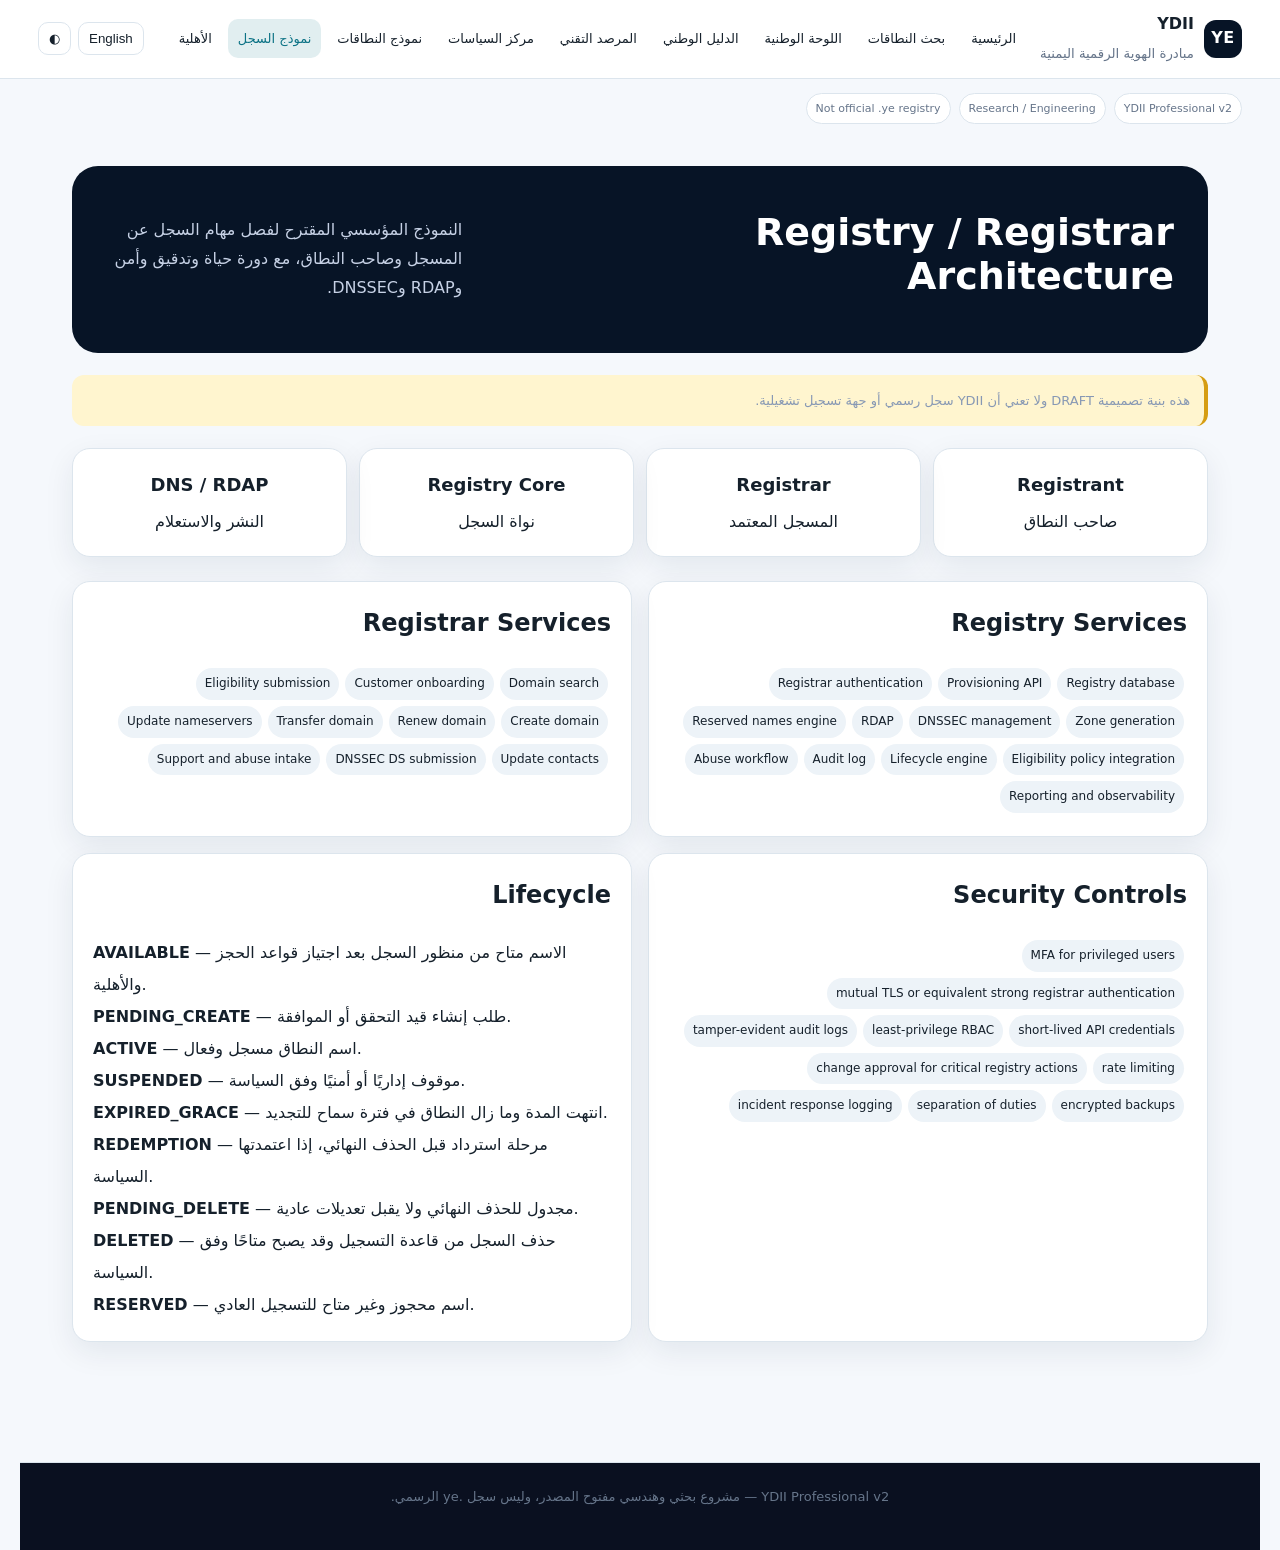
<file: site/registry-model.html>
<!doctype html>
<html lang="ar" dir="rtl">
<head>
  <meta charset="utf-8">
  <meta name="viewport" content="width=device-width,initial-scale=1">
  <title>Registry / Registrar Architecture | YDII</title>
  <link rel="stylesheet" href="styles.css">
  <style>
    body{background:#f5f8fc;color:#18202b}
    .wrap{max-width:1180px;margin:auto;padding:42px 22px 90px}
    .hero{background:#091225;color:#fff;border-radius:26px;padding:34px;margin-bottom:22px}
    .hero h1{font-size:38px;margin:0 0 10px}
    .hero p{color:#c6d1e5;max-width:920px}
    .notice{background:#fff5cf;border-right:4px solid #d69d12;border-radius:12px;padding:14px;margin-bottom:22px}
    .flow{display:grid;grid-template-columns:repeat(4,1fr);gap:12px;margin-bottom:24px}
    .node{background:white;border:1px solid #dfe5ee;border-radius:18px;padding:20px;text-align:center}
    .node b{display:block;font-size:18px;margin-bottom:6px}
    .grid{display:grid;grid-template-columns:repeat(2,1fr);gap:16px}
    .card{background:white;border:1px solid #dfe5ee;border-radius:18px;padding:20px}
    .card h2{margin-top:0}
    .pill{display:inline-block;background:#edf3f8;border-radius:999px;padding:5px 9px;margin:3px;font-size:12px}
    .states{direction:ltr;text-align:left;line-height:2}
    @media(max-width:800px){.flow,.grid{grid-template-columns:1fr}.hero h1{font-size:30px}}
  </style>
  <link rel="stylesheet" href="ux-v2.css">
</head>
<body>
<main id="main-content" class="wrap">
  <section class="hero">
    <h1>Registry / Registrar Architecture</h1>
    <p>النموذج المؤسسي المقترح لفصل مهام السجل عن المسجل وصاحب النطاق، مع دورة حياة وتدقيق وأمن وRDAP وDNSSEC.</p>
  </section>

  <div class="notice">
    هذه بنية تصميمية DRAFT ولا تعني أن YDII سجل رسمي أو جهة تسجيل تشغيلية.
  </div>

  <section class="flow">
    <div class="node"><b>Registrant</b><span>صاحب النطاق</span></div>
    <div class="node"><b>Registrar</b><span>المسجل المعتمد</span></div>
    <div class="node"><b>Registry Core</b><span>نواة السجل</span></div>
    <div class="node"><b>DNS / RDAP</b><span>النشر والاستعلام</span></div>
  </section>

  <section class="grid">
    <article class="card">
      <h2>Registry Services</h2>
      <div id="registry"></div>
    </article>

    <article class="card">
      <h2>Registrar Services</h2>
      <div id="registrar"></div>
    </article>

    <article class="card">
      <h2>Security Controls</h2>
      <div id="security"></div>
    </article>

    <article class="card">
      <h2>Lifecycle</h2>
      <div id="lifecycle" class="states"></div>
    </article>
  </section>
</main>

<script>
Promise.all([
  fetch('data/registry-model.json').then(r=>r.json()),
  fetch('data/domain-lifecycle.json').then(r=>r.json())
]).then(([model,life])=>{
  const pills=a=>a.map(x=>`<span class="pill">${x}</span>`).join('');
  document.getElementById('registry').innerHTML=pills(model.registry_services);
  document.getElementById('registrar').innerHTML=pills(model.registrar_services);
  document.getElementById('security').innerHTML=pills(model.security_controls);
  document.getElementById('lifecycle').innerHTML=
    life.states.map(x=>`<div><b>${x.id}</b> — ${x.description_ar}</div>`).join('');
});
</script>
  <script src="ux-v2.js" defer></script>
</body>
</html>
</file>
<file: site/styles.css>
:root{
  --bg:#0a1020;--panel:#111a2f;--panel2:#f6f8fb;--text:#edf3ff;--ink:#132033;
  --muted:#a7b5cc;--accent:#f0b429;--line:#253352;--max:1120px
}
*{box-sizing:border-box}
html{scroll-behavior:smooth}
body{margin:0;font-family:Tahoma,Arial,sans-serif;background:#fff;color:var(--ink);line-height:1.8}
.nav{height:72px;background:var(--bg);color:#fff;display:flex;align-items:center;justify-content:space-between;padding:0 max(24px,calc((100% - var(--max))/2))}
.brand{display:flex;gap:10px;align-items:center;font-weight:800}.dot{background:var(--accent);color:#111;padding:6px 12px;border-radius:999px}
.nav a{color:#dce7fb;text-decoration:none;margin-inline:10px;font-size:14px}
.hero{background:linear-gradient(135deg,#0a1020,#13213d);color:var(--text);padding:84px max(24px,calc((100% - var(--max))/2));display:grid;grid-template-columns:1.3fr .7fr;gap:50px;align-items:center}
.eyebrow{color:var(--accent);font-weight:700;letter-spacing:.4px}.hero h1{font-size:clamp(34px,6vw,68px);line-height:1.15;margin:.2em 0}.lead{font-size:19px;color:#cbd6ea;max-width:760px}
.actions{display:flex;gap:12px;flex-wrap:wrap;margin:28px 0}.primary,.secondary{padding:12px 18px;border-radius:10px;text-decoration:none;font-weight:700}.primary{background:var(--accent);color:#111}.secondary{border:1px solid #506285;color:#fff}
.notice{font-size:13px;color:#8798b4}
.domain-card{background:rgba(255,255,255,.05);border:1px solid #2d3e62;padding:28px;border-radius:24px;text-align:center}.big-dot{font-size:80px;font-weight:900;color:var(--accent)}.tree{display:flex;gap:8px;flex-wrap:wrap;justify-content:center}.tree span{border:1px solid #34486f;padding:7px 9px;border-radius:20px;font-size:12px}
.section{max-width:var(--max);margin:auto;padding:78px 24px}.section.alt{max-width:none;background:var(--panel2);padding-inline:max(24px,calc((100% - var(--max))/2))}.section h2{font-size:36px;margin:0 0 8px}.sub{color:#66758d}
.grid3,.gcc-grid{display:grid;grid-template-columns:repeat(3,1fr);gap:18px;margin-top:28px}.grid3 article,.gcc-grid div{border:1px solid #e1e6ee;border-radius:18px;padding:22px;background:#fff}.gcc-grid span{display:block;color:#697992;margin-top:6px;direction:ltr;text-align:right}
.model{text-align:center;margin-top:30px}.root{display:inline-block;background:var(--accent);padding:20px 50px;border-radius:999px;font-size:42px;font-weight:900}.branches{display:grid;grid-template-columns:repeat(3,1fr);gap:14px;margin:24px auto;max-width:760px}.branches span{border:1px solid #d9e0eb;padding:14px;border-radius:14px;background:#fff;direction:ltr}.proposal{border-right:4px solid var(--accent);padding:10px 18px;background:#fff9e8}
.search{display:flex;gap:10px;max-width:650px}.search input{flex:1;padding:14px;border:1px solid #cfd7e3;border-radius:10px;font-size:17px}.search button{border:0;border-radius:10px;background:#111c31;color:#fff;padding:0 20px;font-weight:700}.results{margin-top:18px;display:grid;gap:9px;max-width:650px}.result{display:flex;justify-content:space-between;background:white;border:1px solid #dfe5ee;padding:10px 14px;border-radius:10px;direction:ltr}.badge{font-size:12px;color:#6f7d92}
.timeline{padding:0;list-style:none;display:grid;gap:14px}.timeline li{padding:15px 18px;border:1px solid #e0e5ed;border-radius:12px}
footer{background:var(--bg);color:#aab8cf;text-align:center;padding:28px}
code{direction:ltr;display:inline-block}
@media(max-width:800px){.hero{grid-template-columns:1fr}.domain-card{display:none}.grid3,.gcc-grid,.branches{grid-template-columns:1fr}.nav nav{display:none}.search{flex-direction:column}.search button{padding:14px}.section h2{font-size:30px}}
</file>
<file: site/ux-v2.css>
:root{
  --ydii-bg:#f5f8fc;
  --ydii-surface:#ffffff;
  --ydii-text:#15202b;
  --ydii-muted:#66758a;
  --ydii-border:#dce5ed;
  --ydii-brand:#0b7285;
  --ydii-brand-strong:#071426;
  --ydii-focus:#1c7ed6;
  --ydii-warning:#fff5cf;
  --ydii-shadow:0 10px 30px rgba(18,38,63,.08);
}

:root[data-theme="dark"]{
  --ydii-bg:#0d1520;
  --ydii-surface:#131f2d;
  --ydii-text:#edf4fb;
  --ydii-muted:#9eb0c3;
  --ydii-border:#26384a;
  --ydii-brand:#58c0d3;
  --ydii-brand-strong:#07101a;
  --ydii-focus:#74c0fc;
  --ydii-warning:#3a3317;
  --ydii-shadow:0 10px 30px rgba(0,0,0,.2);
}

html{scroll-behavior:smooth}
body{
  background:var(--ydii-bg)!important;
  color:var(--ydii-text)!important;
  font-family:system-ui,-apple-system,"Segoe UI",Tahoma,Arial,sans-serif;
}
a{color:var(--ydii-brand)}
:focus-visible{outline:3px solid var(--ydii-focus);outline-offset:3px}
.ydii-skip{
  position:fixed;
  top:8px;
  inset-inline-start:8px;
  z-index:9999;
  transform:translateY(-160%);
  background:var(--ydii-surface);
  color:var(--ydii-text);
  padding:10px 14px;
  border-radius:10px;
  border:1px solid var(--ydii-border);
}
.ydii-skip:focus{transform:none}
.ydii-shell{
  position:sticky;
  top:0;
  z-index:1000;
  border-bottom:1px solid var(--ydii-border);
  background:color-mix(in srgb,var(--ydii-surface) 92%,transparent);
  backdrop-filter:blur(14px);
}
.ydii-shell-inner{
  max-width:1240px;
  margin:auto;
  padding:10px 18px;
  display:flex;
  gap:14px;
  align-items:center;
}
.ydii-brand{
  display:flex;
  align-items:center;
  gap:10px;
  text-decoration:none;
  color:var(--ydii-text);
  min-width:max-content;
}
.ydii-mark{
  width:38px;
  height:38px;
  display:grid;
  place-items:center;
  border-radius:12px;
  background:var(--ydii-brand-strong);
  color:#fff;
  font-weight:900;
  letter-spacing:.5px;
}
.ydii-brand-text b{display:block}
.ydii-brand-text small{color:var(--ydii-muted)}
.ydii-nav{
  display:flex;
  gap:6px;
  overflow:auto;
  flex:1;
  scrollbar-width:thin;
}
.ydii-nav a{
  min-width:max-content;
  text-decoration:none;
  color:var(--ydii-text);
  padding:8px 10px;
  border-radius:10px;
  font-size:13px;
}
.ydii-nav a:hover,.ydii-nav a[aria-current="page"]{
  background:color-mix(in srgb,var(--ydii-brand) 12%,transparent);
  color:var(--ydii-brand);
}
.ydii-actions{display:flex;gap:7px}
.ydii-action{
  border:1px solid var(--ydii-border);
  background:var(--ydii-surface);
  color:var(--ydii-text);
  border-radius:10px;
  padding:8px 10px;
  cursor:pointer;
}
.ydii-footer{
  max-width:1240px;
  margin:30px auto 0;
  padding:22px 18px 42px;
  color:var(--ydii-muted);
  font-size:13px;
  border-top:1px solid var(--ydii-border);
}
.ydii-statusbar{
  max-width:1240px;
  margin:14px auto 0;
  padding:0 18px;
  display:flex;
  gap:8px;
  flex-wrap:wrap;
}
.ydii-chip{
  border:1px solid var(--ydii-border);
  background:var(--ydii-surface);
  color:var(--ydii-muted);
  border-radius:999px;
  padding:5px 9px;
  font-size:11px;
}
.card,.stat,.panel,.rule,.node{
  background:var(--ydii-surface)!important;
  color:var(--ydii-text)!important;
  border-color:var(--ydii-border)!important;
  box-shadow:var(--ydii-shadow);
}
.hero{
  background:var(--ydii-brand-strong)!important;
}
@media(max-width:900px){
  .ydii-shell-inner{align-items:flex-start;flex-wrap:wrap}
  .ydii-nav{order:3;width:100%}
  .ydii-actions{margin-inline-start:auto}
  .ydii-brand-text small{display:none}
}
@media(prefers-reduced-motion:reduce){
  *,*::before,*::after{scroll-behavior:auto!important;transition:none!important;animation:none!important}
}
</file>
